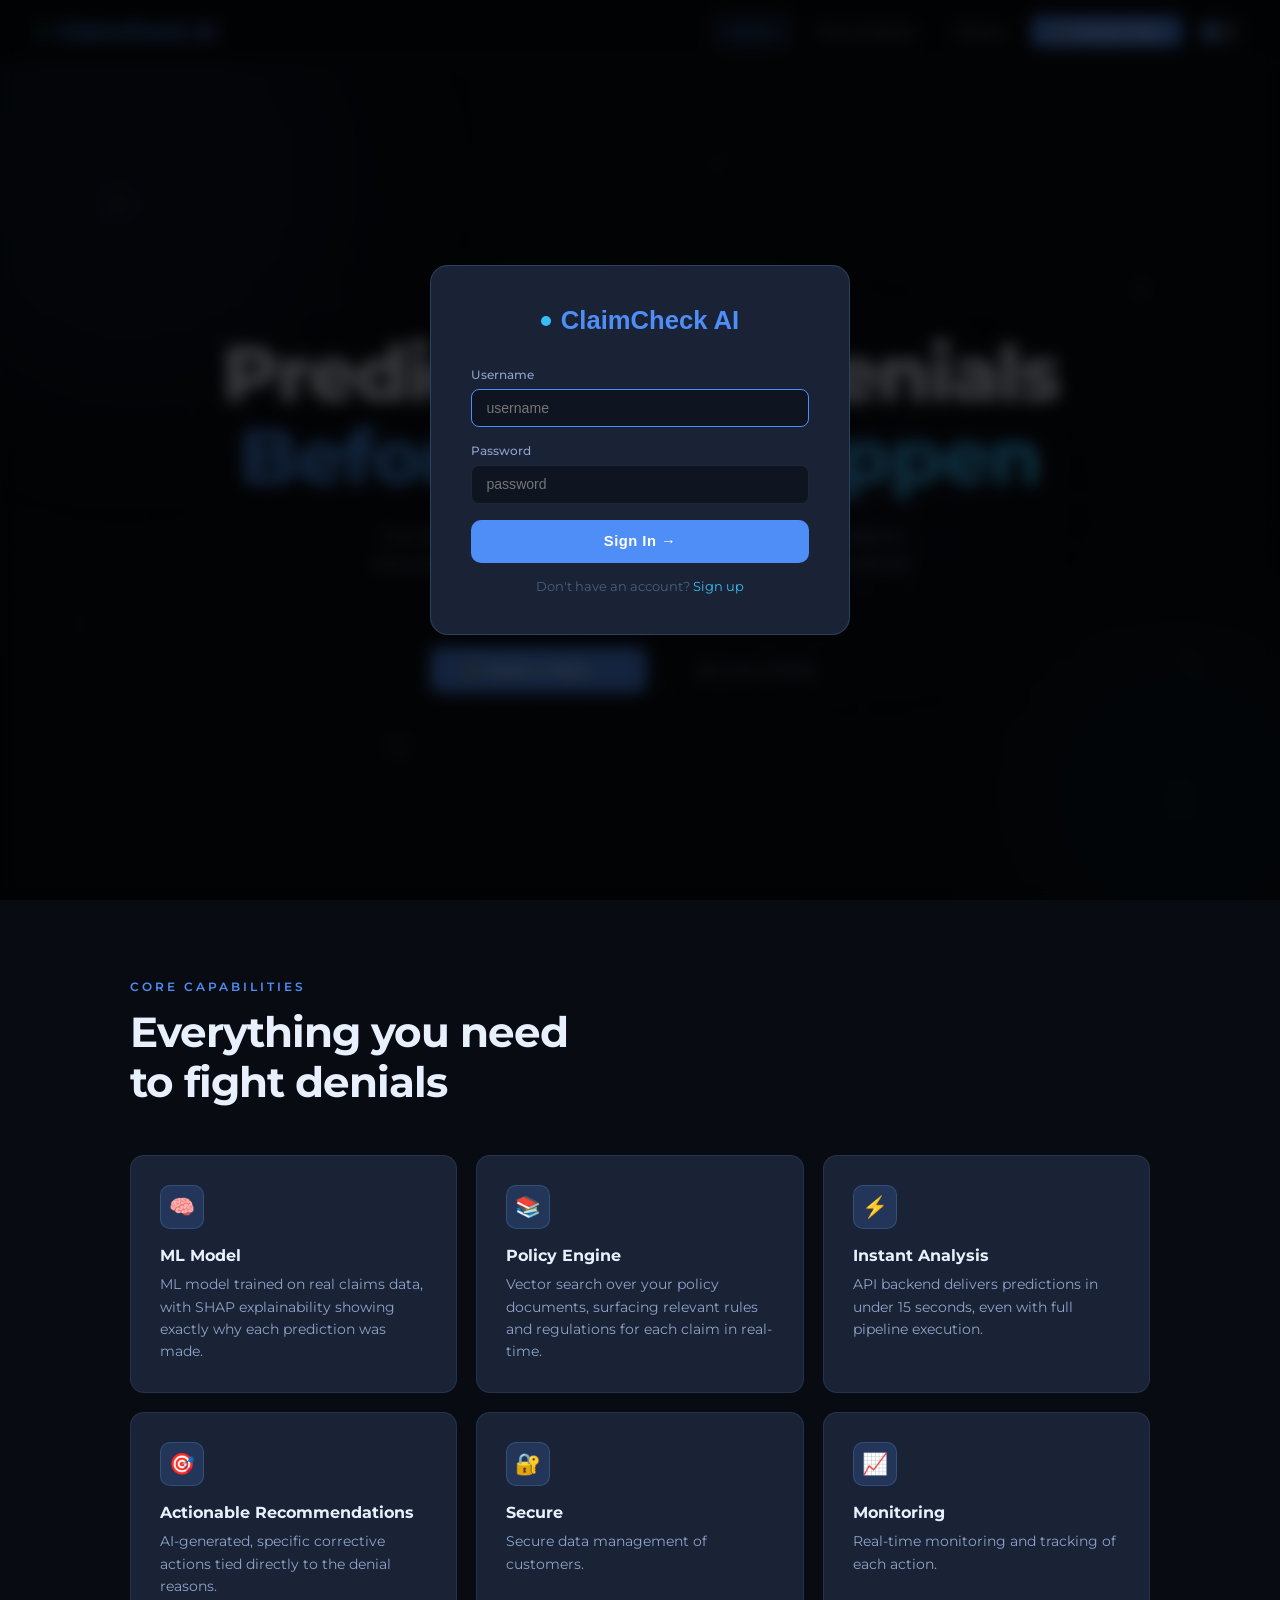
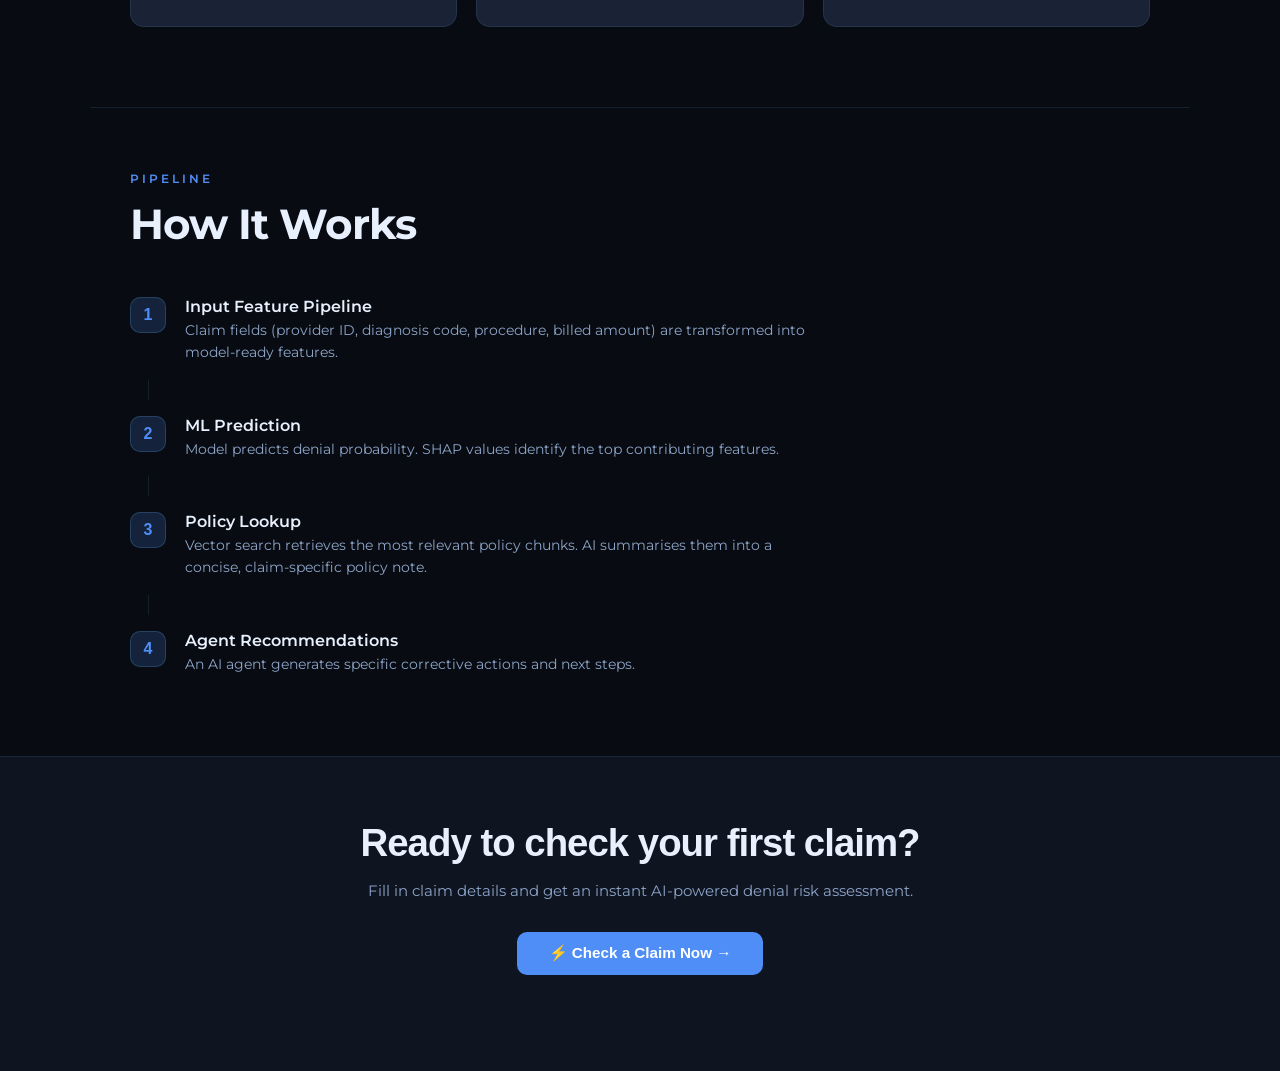
<file: index.html>
<!DOCTYPE html>
<html lang="en" data-theme="dark">
<head>
  <meta charset="UTF-8">
  <meta name="viewport" content="width=device-width, initial-scale=1.0">
  <title>ClaimCheck AI — AI Healthcare Claims</title>
  <link href="https://fonts.googleapis.com/css2?family=Montserrat:wght@300;400;500;600;700;800&display=swap" rel="stylesheet">
  <link rel="stylesheet" href="styles.css">
</head>
<body>

<!-- ══════════════════════════════════════
     NAV
══════════════════════════════════════ -->
<nav>
  <div class="nav-logo" onclick="showPage('home')">
    <div class="logo-dot"></div>
    ClaimCheck AI
  </div>
  <div class="nav-links">
    <div class="nav-link active" id="nav-home"    onclick="showPage('home')">Home</div>
    <div class="nav-link"        id="nav-how"     onclick="showPage('home'); setTimeout(() => { document.getElementById('features-section').scrollIntoView({ behavior: 'smooth' }); }, 100);">How It Works</div>
    <div class="nav-link"        id="nav-history" onclick="showPage('history')">History</div>
    <button class="nav-cta" onclick="showPage('claim')">⚡ Analyse Now</button>
    <div class="theme-toggle" onclick="toggleTheme()" title="Toggle theme" role="button" aria-label="Toggle dark/light mode">
      <span class="theme-icon theme-icon-moon" style="color:#8da4c8">🌙</span>
      <span class="theme-icon theme-icon-sun"  style="color:#f59e0b">☀</span>
    </div>
  </div>
</nav>

<!-- ══════════════════════════════════════
     HOME PAGE
══════════════════════════════════════ -->
<div class="page active" id="page-home">

  <!-- Hero -->
  <section class="hero">
    <div class="hero-bg">
      <div class="orb orb1"></div>
      <div class="orb orb2"></div>
      <div class="orb orb3"></div>
      <div class="float-icons">
        <div class="fi" style="top:15%;left:8%;animation-delay:0s">🏥</div>
        <div class="fi" style="top:25%;left:88%;animation-delay:-2s">📋</div>
        <div class="fi" style="top:65%;left:5%;animation-delay:-4s">🔬</div>
        <div class="fi" style="top:70%;left:92%;animation-delay:-1s">💊</div>
        <div class="fi" style="top:45%;left:50%;animation-delay:-3s">⚕️</div>
        <div class="fi" style="top:80%;left:30%;animation-delay:-5s">📊</div>
        <div class="fi" style="top:10%;left:55%;animation-delay:-2.5s">🧬</div>
      </div>
    </div>

    <div class="hero-badge">
      <span class="badge-dot"></span>
      AI-Powered Healthcare Claims Intelligence
    </div>

    <h1>Predict Claim Denials<br><span>Before They Happen</span></h1>

    <p class="hero-sub">
      ClaimCheck AI combines ML predictions, explainable reasons and policy analysis
      to give billing teams instant, accurate denial risk predictions.
    </p>

    <div class="hero-actions">
      <button class="btn-primary" onclick="showPage('claim')">
        ⚡ Check a Claim
        <span style="font-size:1.1rem">→</span>
      </button>
      <button class="btn-secondary" onclick="document.getElementById('features-section').scrollIntoView({behavior:'smooth'})">
        See How It Works
      </button>
    </div>
  </section>

  <!-- Features -->
  <section class="section" id="features-section">
    <div class="section-tag">Core Capabilities</div>
    <div class="section-title">Everything you need<br>to fight denials</div>
    <div class="features-grid">
      <div class="feat-card">
        <div class="feat-icon">🧠</div>
        <div class="feat-title">ML Model</div>
        <div class="feat-desc">ML model trained on real claims data, with SHAP explainability showing exactly why each prediction was made.</div>
      </div>
      <div class="feat-card">
        <div class="feat-icon">📚</div>
        <div class="feat-title">Policy Engine</div>
        <div class="feat-desc">Vector search over your policy documents, surfacing relevant rules and regulations for each claim in real-time.</div>
      </div>
      <div class="feat-card">
        <div class="feat-icon">⚡</div>
        <div class="feat-title">Instant Analysis</div>
        <div class="feat-desc">API backend delivers predictions in under 15 seconds, even with full pipeline execution.</div>
      </div>
      <div class="feat-card">
        <div class="feat-icon">🎯</div>
        <div class="feat-title">Actionable Recommendations</div>
        <div class="feat-desc">AI-generated, specific corrective actions tied directly to the denial reasons.</div>
      </div>
      <div class="feat-card">
        <div class="feat-icon">🔐</div>
        <div class="feat-title">Secure</div>
        <div class="feat-desc">Secure data management of customers.</div>
      </div>
      <div class="feat-card">
        <div class="feat-icon">📈</div>
        <div class="feat-title">Monitoring</div>
        <div class="feat-desc">Real-time monitoring and tracking of each action.</div>
      </div>
    </div>
  </section>

  <!-- How It Works -->
  <section class="section" style="border-top:1px solid var(--border); padding-top:4rem;">
    <div class="section-tag">Pipeline</div>
    <div class="section-title">How It Works</div>
    <div style="display:flex;flex-direction:column;gap:1rem;max-width:700px;">

      <div style="display:flex;gap:1.2rem;align-items:flex-start;">
        <div style="width:36px;height:36px;border-radius:10px;background:var(--accent-glow);border:1px solid var(--border2);display:flex;align-items:center;justify-content:center;font-weight:800;font-family:'Syne',sans-serif;color:var(--accent);flex-shrink:0;">1</div>
        <div>
          <div style="font-weight:600;margin-bottom:4px;">Input Feature Pipeline</div>
          <div style="font-size:0.85rem;color:var(--text2);line-height:1.6;">Claim fields (provider ID, diagnosis code, procedure, billed amount) are transformed into model-ready features.</div>
        </div>
      </div>

      <div style="width:1px;height:20px;background:var(--border);margin-left:18px;"></div>

      <div style="display:flex;gap:1.2rem;align-items:flex-start;">
        <div style="width:36px;height:36px;border-radius:10px;background:var(--accent-glow);border:1px solid var(--border2);display:flex;align-items:center;justify-content:center;font-weight:800;font-family:'Syne',sans-serif;color:var(--accent);flex-shrink:0;">2</div>
        <div>
          <div style="font-weight:600;margin-bottom:4px;">ML Prediction</div>
          <div style="font-size:0.85rem;color:var(--text2);line-height:1.6;">Model predicts denial probability. SHAP values identify the top contributing features.</div>
        </div>
      </div>

      <div style="width:1px;height:20px;background:var(--border);margin-left:18px;"></div>

      <div style="display:flex;gap:1.2rem;align-items:flex-start;">
        <div style="width:36px;height:36px;border-radius:10px;background:var(--accent-glow);border:1px solid var(--border2);display:flex;align-items:center;justify-content:center;font-weight:800;font-family:'Syne',sans-serif;color:var(--accent);flex-shrink:0;">3</div>
        <div>
          <div style="font-weight:600;margin-bottom:4px;">Policy Lookup</div>
          <div style="font-size:0.85rem;color:var(--text2);line-height:1.6;">Vector search retrieves the most relevant policy chunks. AI summarises them into a concise, claim-specific policy note.</div>
        </div>
      </div>

      <div style="width:1px;height:20px;background:var(--border);margin-left:18px;"></div>

      <div style="display:flex;gap:1.2rem;align-items:flex-start;">
        <div style="width:36px;height:36px;border-radius:10px;background:var(--accent-glow);border:1px solid var(--border2);display:flex;align-items:center;justify-content:center;font-weight:800;font-family:'Syne',sans-serif;color:var(--accent);flex-shrink:0;">4</div>
        <div>
          <div style="font-weight:600;margin-bottom:4px;">Agent Recommendations</div>
          <div style="font-size:0.85rem;color:var(--text2);line-height:1.6;">An AI agent generates specific corrective actions and next steps.</div>
        </div>
      </div>

    </div>
  </section>

  <!-- CTA -->
  <section style="text-align:center;padding:4rem 2rem 6rem;background:var(--bg2);border-top:1px solid var(--border);">
    <div style="font-family:'Syne',sans-serif;font-size:clamp(1.6rem,3vw,2.4rem);font-weight:800;letter-spacing:-1px;margin-bottom:1rem;">Ready to check your first claim?</div>
    <p style="color:var(--text2);margin-bottom:2rem;font-size:0.95rem;">Fill in claim details and get an instant AI-powered denial risk assessment.</p>
    <button class="btn-primary" style="margin:0 auto;display:inline-flex;" onclick="showPage('claim')">
      ⚡ Check a Claim Now →
    </button>
  </section>

</div>

<!-- ══════════════════════════════════════
     CLAIM PAGE
══════════════════════════════════════ -->
<div class="page" id="page-claim">
  <div class="claim-page">

    <div class="claim-header">
      <h2>
        <span style="font-size:1.4rem">🏥</span>
        Claim Analyser
      </h2>
    </div>

    <!-- Form -->
    <div class="form-panel">
      <div class="panel-label">Claim Input</div>

      <div class="field">
        <label>Claim ID</label>
        <input type="text" id="claim_id" placeholder="e.g. CLM1001">
      </div>
      <div class="field">
        <label>Patient ID</label>
        <input type="text" id="patient_id" placeholder="e.g. P704">
      </div>
      <div class="field">
        <label>Provider ID</label>
        <select id="provider_id">
          <option>PR100</option><option selected>PR101</option><option>PR102</option>
          <option>PR103</option><option>PR104</option><option>PR105</option><option>PR106</option>
          <option>PR107</option><option>PR108</option><option>PR109</option><option>PR110</option>
          <option>PR111</option><option>PR112</option><option>PR113</option><option>PR114</option>
          <option>PR115</option><option>PR116</option><option>PR117</option><option>PR118</option>
          <option>PR119</option><option>PR120</option>
        </select>
      </div>
      <div class="field-row">
        <div class="field">
          <label>Diagnosis Code</label>
          <select id="diagnosis_code">
            <option selected>D10</option><option>D20</option><option>D30</option>
            <option>D40</option><option>D50</option><option>D60</option>
          </select>
        </div>
        <div class="field">
          <label>Procedure Code</label>
          <select id="procedure_code">
            <option selected>PROC1</option><option>PROC2</option><option>PROC3</option>
            <option>PROC4</option><option>PROC5</option><option>PROC6</option>
          </select>
        </div>
      </div>
      <div class="field">
        <label>Billed Amount ($)</label>
        <input type="number" id="billed_amount" placeholder="12000">
      </div>
      <div class="field">
        <label>Date of Service</label>
        <input type="date" id="date_of_service">
      </div>

      <button class="submit-btn" id="submit-btn" onclick="submitClaim()">
        <span id="btn-text">⚡ Analyse Claim</span>
      </button>

      <div class="api-status api-offline" id="api-status-box">
        <div class="api-status-dot"></div>
        <span id="api-status-text">Checking API…</span>
      </div>
    </div>

    <!-- Results -->
    <div class="results-panel" id="results-panel">
      <div class="empty-state" id="empty-state">
        <div class="empty-icon">📋</div>
        <p style="font-size:1rem;font-weight:600;color:var(--text2);margin-bottom:0.4rem;">Awaiting claim submission</p>
        <p>Fill in the form and click Analyse Claim to get an AI-powered denial risk assessment.</p>
      </div>
    </div>

  </div>
</div>

<!-- ══════════════════════════════════════
     HISTORY PAGE
══════════════════════════════════════ -->
<div class="page" id="page-history">
  <div style="max-width:1100px;margin:0 auto;padding:2.5rem 2rem 4rem;">

    <!-- Header -->
    <div style="display:flex;align-items:center;justify-content:space-between;
                padding-bottom:1.5rem;border-bottom:1px solid var(--border);margin-bottom:1.5rem;">
      <h2 style="font-family:'Syne',sans-serif;font-size:1.6rem;font-weight:800;
                 letter-spacing:-0.5px;display:flex;align-items:center;gap:12px;">
        <span style="font-size:1.4rem">📋</span> Claim History
      </h2>
      <button onclick="loadHistory()" style="
        display:flex;align-items:center;gap:6px;
        padding:0.45rem 1rem;
        background:var(--accent-glow);border:1px solid var(--border2);
        border-radius:8px;color:var(--accent);
        font-size:0.82rem;font-weight:600;cursor:pointer;transition:all 0.2s;
      ">↻ Refresh</button>
    </div>

    <!-- Filter bar -->
    <div style="display:flex;align-items:center;gap:0.8rem;margin-bottom:1.5rem;flex-wrap:wrap;">
      <span style="font-size:0.75rem;color:var(--text3);letter-spacing:1px;text-transform:uppercase;">Filter:</span>
      <button class="filter-btn active" id="filter-all"      onclick="setFilter('all')">All</button>
      <button class="filter-btn"        id="filter-denied"   onclick="setFilter('denied')">Denied</button>
      <button class="filter-btn"        id="filter-approved" onclick="setFilter('approved')">Approved</button>
      <div style="margin-left:auto;">
        <span id="history-count" style="font-size:0.78rem;color:var(--text3);"></span>
      </div>
    </div>

    <!-- Table -->
    <div id="history-container">
      <div style="text-align:center;padding:4rem 2rem;color:var(--text3);font-size:0.88rem;">
        Loading claim history…
      </div>
    </div>

  </div>
</div>

<!-- ══════════════════════════════════════
     SCRIPTS
══════════════════════════════════════ -->
<script src="app.js"></script>

</body>
</html>
</file>
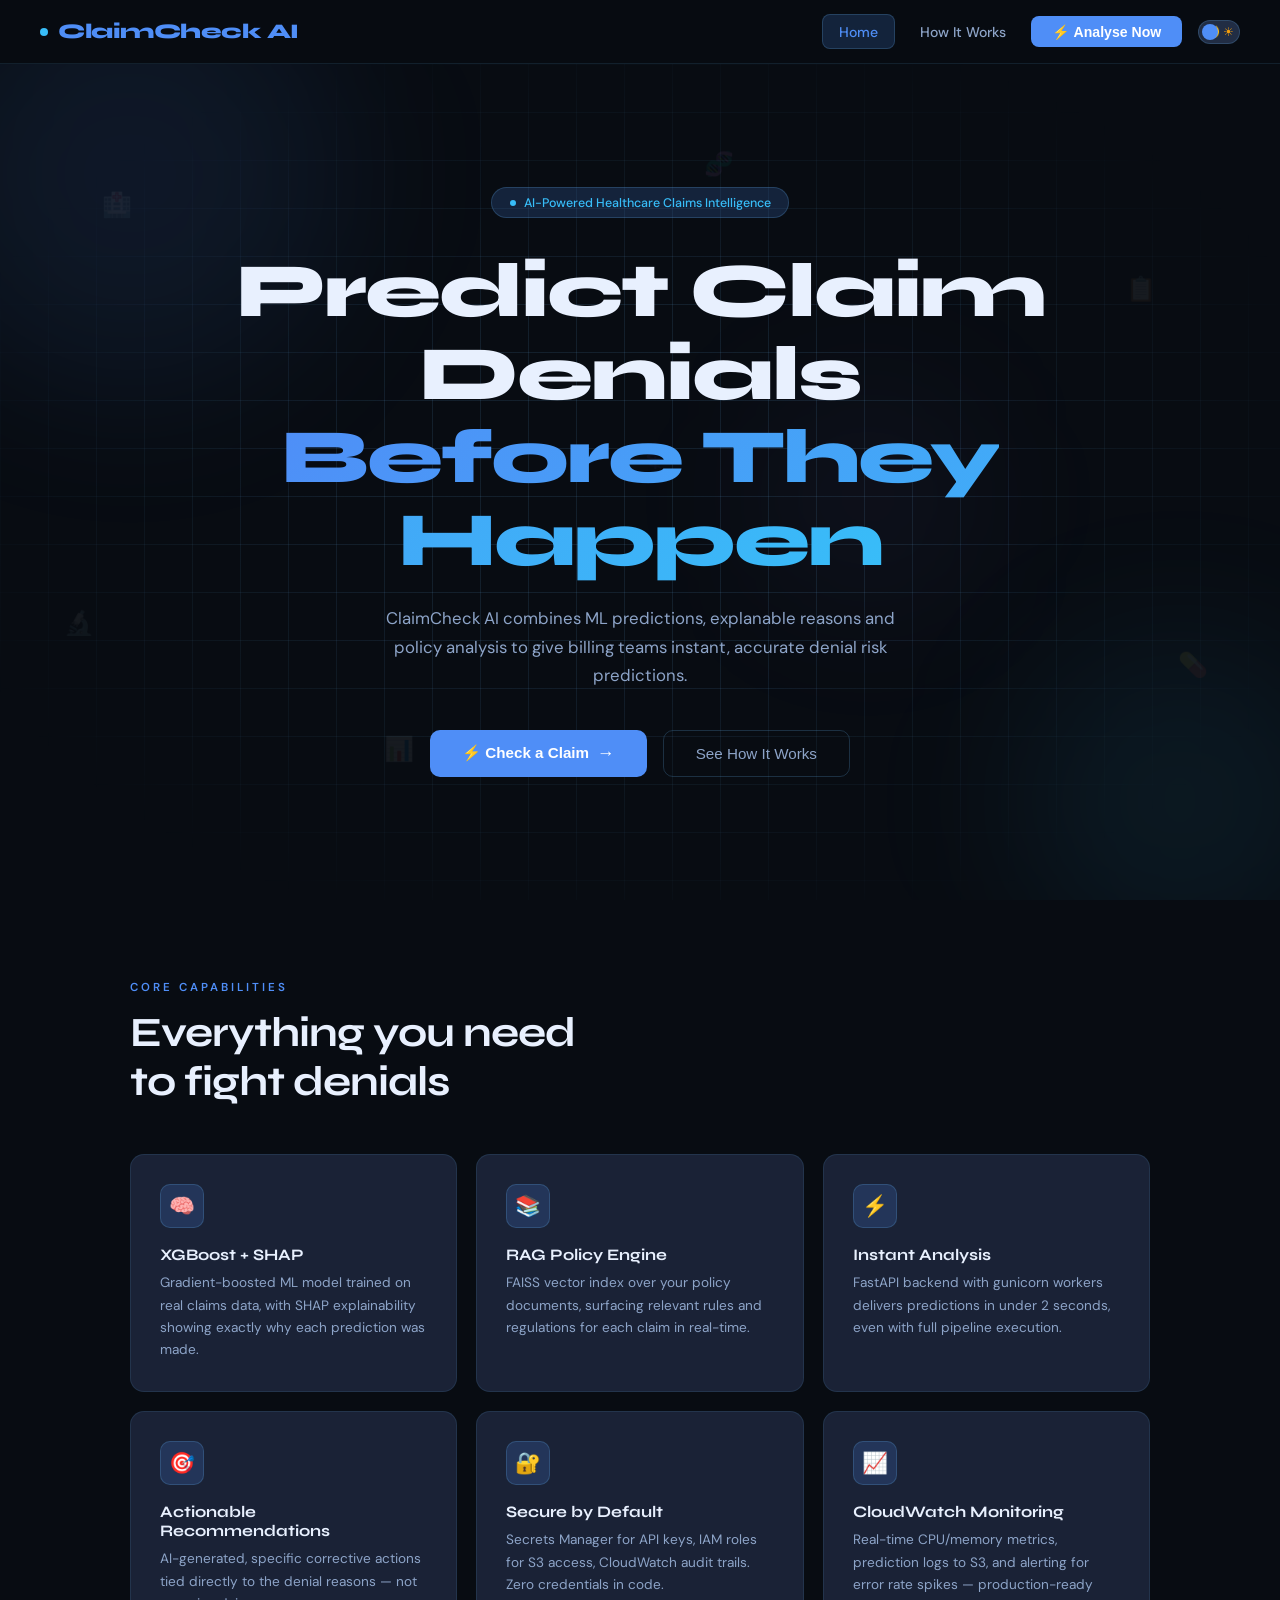
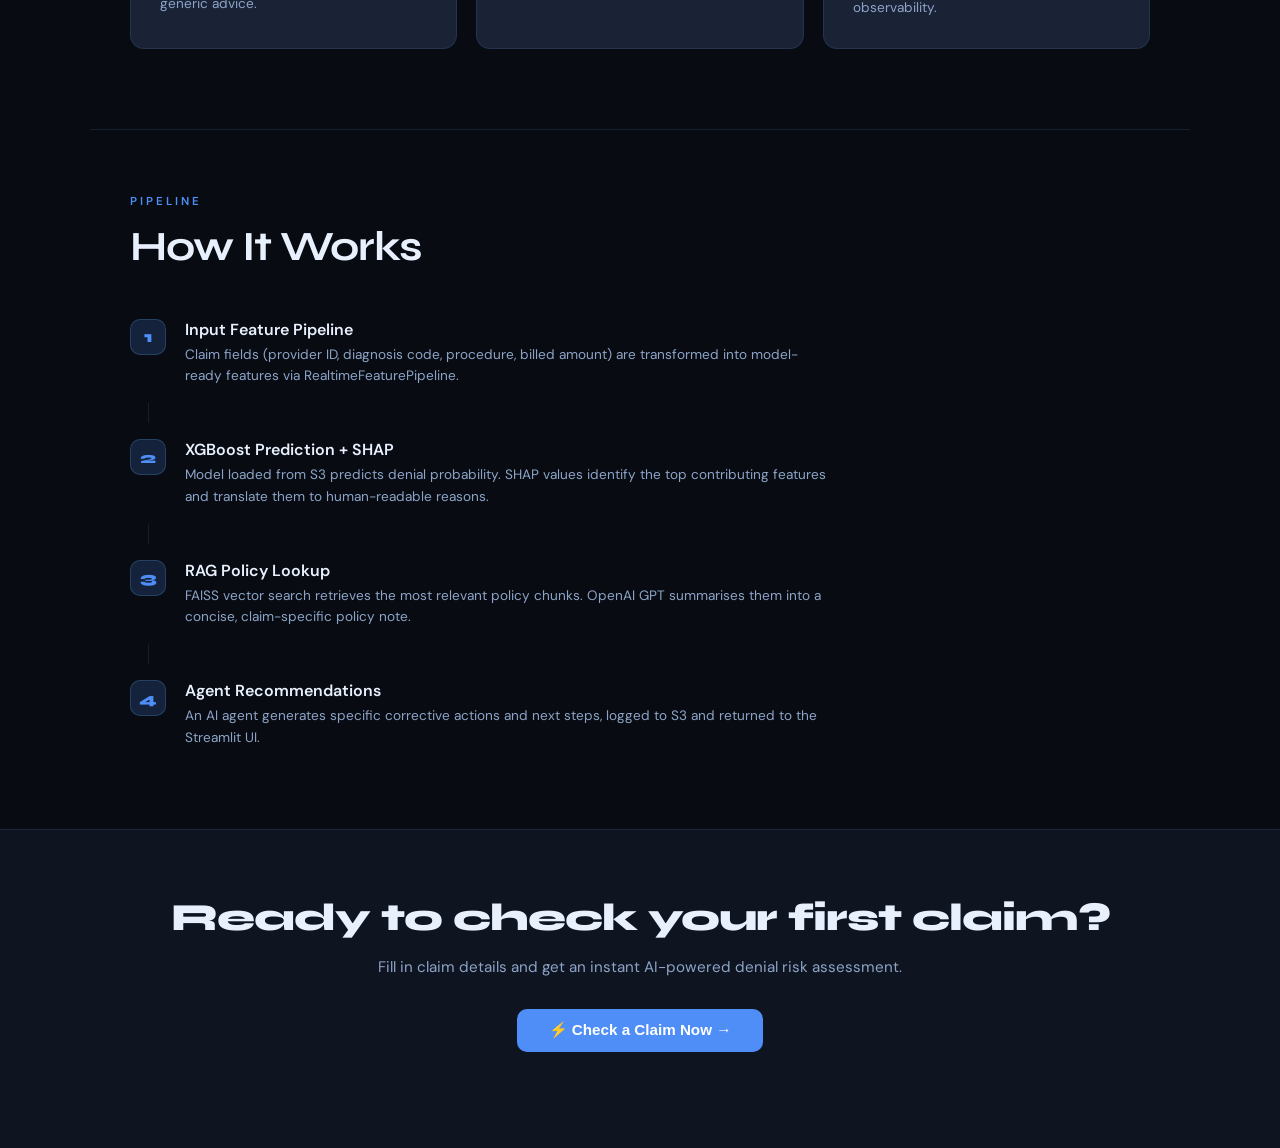
<file: claim_predictor_ui.html>
<!DOCTYPE html>
<html lang="en" data-theme="dark">
<head>
<meta charset="UTF-8">
<meta name="viewport" content="width=device-width, initial-scale=1.0">
<title>ClaimCheck AI — AI Healthcare Claims</title>
<link href="https://fonts.googleapis.com/css2?family=Syne:wght@400;500;600;700;800&family=DM+Sans:wght@300;400;500&display=swap" rel="stylesheet">
<style>
  :root[data-theme="dark"] {
    --bg: #080c12;
    --bg2: #0e1420;
    --bg3: #141c2e;
    --surface: #1a2236;
    --surface2: #212d44;
    --border: rgba(99,179,237,0.12);
    --border2: rgba(99,179,237,0.22);
    --text: #e8f0fe;
    --text2: #8da4c8;
    --text3: #4a6080;
    --accent: #4f8ef7;
    --accent2: #38bdf8;
    --accent-glow: rgba(79,142,247,0.18);
    --success: #34d399;
    --danger: #f87171;
    --warn: #fbbf24;
    --card-bg: #111827;
    --nav-bg: rgba(8,12,18,0.92);
    --pulse: rgba(79,142,247,0.3);
  }
  :root[data-theme="light"] {
    --bg: #f0f4ff;
    --bg2: #e8eeff;
    --bg3: #dde6ff;
    --surface: #ffffff;
    --surface2: #f5f8ff;
    --border: rgba(59,130,246,0.15);
    --border2: rgba(59,130,246,0.28);
    --text: #0f172a;
    --text2: #475569;
    --text3: #94a3b8;
    --accent: #2563eb;
    --accent2: #0ea5e9;
    --accent-glow: rgba(37,99,235,0.12);
    --success: #059669;
    --danger: #dc2626;
    --warn: #d97706;
    --card-bg: #ffffff;
    --nav-bg: rgba(240,244,255,0.92);
    --pulse: rgba(37,99,235,0.2);
  }

  * { margin:0; padding:0; box-sizing:border-box; }

  body {
    font-family: 'DM Sans', sans-serif;
    background: var(--bg);
    color: var(--text);
    min-height: 100vh;
    transition: background 0.35s, color 0.35s;
    overflow-x: hidden;
  }

  /* ── NAV ── */
  nav {
    position: fixed; top:0; left:0; right:0; z-index:100;
    background: var(--nav-bg);
    backdrop-filter: blur(20px);
    border-bottom: 1px solid var(--border);
    padding: 0 2.5rem;
    height: 64px;
    display: flex; align-items: center; justify-content: space-between;
    transition: background 0.35s;
  }
  .nav-logo {
    font-family: 'Syne', sans-serif;
    font-size: 1.3rem; font-weight: 800;
    color: var(--accent);
    letter-spacing: -0.5px;
    cursor: pointer;
    display: flex; align-items: center; gap: 10px;
  }
  .logo-dot {
    width: 8px; height: 8px; border-radius: 50%;
    background: var(--accent2);
    animation: pulse-dot 2s infinite;
  }
  @keyframes pulse-dot {
    0%,100%{box-shadow:0 0 0 0 var(--pulse);}
    50%{box-shadow:0 0 0 6px transparent;}
  }
  .nav-links { display: flex; align-items: center; gap: 0.5rem; }
  .nav-link {
    padding: 0.45rem 1rem;
    font-size: 0.88rem; font-weight: 500;
    color: var(--text2);
    border-radius: 8px;
    cursor: pointer;
    transition: all 0.2s;
    border: 1px solid transparent;
  }
  .nav-link:hover { color: var(--text); background: var(--surface); }
  .nav-link.active { color: var(--accent); border-color: var(--border2); background: var(--accent-glow); }
  .nav-cta {
    padding: 0.48rem 1.3rem;
    background: var(--accent);
    color: #fff;
    border-radius: 8px;
    font-size: 0.88rem; font-weight: 600;
    cursor: pointer;
    border: none;
    transition: all 0.2s;
    position: relative; overflow: hidden;
  }
  .nav-cta::after {
    content:''; position:absolute; inset:0;
    background: linear-gradient(90deg, transparent, rgba(255,255,255,0.15), transparent);
    transform: translateX(-100%);
    transition: transform 0.4s;
  }
  .nav-cta:hover::after { transform: translateX(100%); }
  .nav-cta:hover { filter: brightness(1.1); transform: translateY(-1px); }
  .theme-toggle {
    width: 42px; height: 24px;
    background: var(--surface2);
    border: 1px solid var(--border2);
    border-radius: 12px;
    cursor: pointer;
    position: relative;
    transition: background 0.3s;
    margin-left: 0.5rem;
  }
  .theme-toggle::after {
    content: '';
    position: absolute;
    top: 3px; left: 3px;
    width: 16px; height: 16px;
    border-radius: 50%;
    background: var(--accent);
    transition: transform 0.3s;
  }
  [data-theme="light"] .theme-toggle::after { transform: translateX(18px); }
  .theme-icon { font-size: 0.75rem; position: absolute; top: 50%; transform: translateY(-50%); }
  .theme-icon-moon { left: 6px; }
  .theme-icon-sun  { right: 5px; }

  /* ── PAGES ── */
  .page { display: none; padding-top: 64px; min-height: 100vh; }
  .page.active { display: block; }

  /* ── HERO ── */
  .hero {
    min-height: calc(100vh - 64px);
    display: flex; flex-direction: column;
    align-items: center; justify-content: center;
    text-align: center; padding: 4rem 2rem;
    position: relative; overflow: hidden;
  }
  .hero-bg {
    position: absolute; inset: 0; pointer-events: none;
  }
  .orb {
    position: absolute; border-radius: 50%;
    filter: blur(80px);
    animation: orb-float 8s ease-in-out infinite;
  }
  .orb1 { width:420px;height:420px; background:rgba(79,142,247,0.09); top:-100px; left:-80px; }
  .orb2 { width:320px;height:320px; background:rgba(56,189,248,0.07); bottom:-60px; right:-60px; animation-delay:-3s; }
  .orb3 { width:200px;height:200px; background:rgba(167,139,250,0.06); top:40%; left:60%; animation-delay:-5s; }
  @keyframes orb-float {
    0%,100%{transform:translate(0,0);} 33%{transform:translate(20px,-30px);} 66%{transform:translate(-15px,20px);}
  }

  /* Grid background */
  .hero::before {
    content: '';
    position: absolute; inset: 0;
    background-image:
      linear-gradient(var(--border) 1px, transparent 1px),
      linear-gradient(90deg, var(--border) 1px, transparent 1px);
    background-size: 48px 48px;
    mask-image: radial-gradient(ellipse at center, black 30%, transparent 80%);
    pointer-events: none;
  }

  .hero-badge {
    display: inline-flex; align-items: center; gap: 8px;
    padding: 0.4rem 1.1rem;
    border: 1px solid var(--border2);
    border-radius: 20px;
    background: var(--accent-glow);
    font-size: 0.78rem; font-weight: 500;
    color: var(--accent2);
    margin-bottom: 2rem;
    animation: fade-up 0.8s ease both;
  }
  .badge-dot {
    width: 6px; height: 6px; border-radius: 50%;
    background: var(--accent2);
    animation: pulse-dot 1.8s infinite;
  }
  .hero h1 {
    font-family: 'Syne', sans-serif;
    font-size: clamp(2.8rem, 6vw, 5rem);
    font-weight: 800;
    line-height: 1.08;
    letter-spacing: -2px;
    margin-bottom: 1.4rem;
    animation: fade-up 0.8s 0.1s ease both;
  }
  .hero h1 span {
    background: linear-gradient(135deg, var(--accent), var(--accent2));
    -webkit-background-clip: text; -webkit-text-fill-color: transparent;
  }
  .hero-sub {
    font-size: 1.05rem; color: var(--text2); font-weight: 400;
    max-width: 540px; line-height: 1.7;
    margin-bottom: 2.5rem;
    animation: fade-up 0.8s 0.2s ease both;
  }
  .hero-actions {
    display: flex; gap: 1rem; flex-wrap: wrap; justify-content: center;
    animation: fade-up 0.8s 0.3s ease both;
  }
  .btn-primary {
    padding: 0.8rem 2rem;
    background: var(--accent);
    color: #fff; border: none;
    border-radius: 10px;
    font-size: 0.95rem; font-weight: 600;
    cursor: pointer;
    display: flex; align-items: center; gap: 8px;
    transition: all 0.2s;
    position: relative; overflow: hidden;
  }
  .btn-primary::before {
    content: '';
    position: absolute; inset: 0;
    background: linear-gradient(90deg, transparent 0%, rgba(255,255,255,0.12) 50%, transparent 100%);
    transform: translateX(-100%);
    transition: transform 0.5s;
  }
  .btn-primary:hover::before { transform: translateX(100%); }
  .btn-primary:hover { transform: translateY(-2px); box-shadow: 0 8px 24px rgba(79,142,247,0.3); }
  .btn-secondary {
    padding: 0.8rem 2rem;
    background: transparent;
    color: var(--text2);
    border: 1px solid var(--border2);
    border-radius: 10px;
    font-size: 0.95rem; font-weight: 500;
    cursor: pointer;
    transition: all 0.2s;
  }
  .btn-secondary:hover { background: var(--surface); color: var(--text); }

  @keyframes fade-up {
    from { opacity:0; transform:translateY(24px); }
    to   { opacity:1; transform:translateY(0); }
  }

  /* Stats strip */
  .stats-strip {
    display: flex; justify-content: center; gap: 3rem;
    padding: 2.5rem 2rem;
    border-top: 1px solid var(--border);
    border-bottom: 1px solid var(--border);
    background: var(--bg2);
    flex-wrap: wrap;
  }
  .stat-item { text-align: center; }
  .stat-num {
    font-family: 'Syne', sans-serif;
    font-size: 2rem; font-weight: 800;
    color: var(--accent);
    line-height: 1;
  }
  .stat-label { font-size: 0.8rem; color: var(--text3); margin-top: 4px; }

  /* Features */
  .section { padding: 5rem 2.5rem; max-width: 1100px; margin: 0 auto; }
  .section-tag {
    font-size: 0.72rem; font-weight: 600;
    letter-spacing: 3px; text-transform: uppercase;
    color: var(--accent); margin-bottom: 0.8rem;
  }
  .section-title {
    font-family: 'Syne', sans-serif;
    font-size: clamp(1.8rem, 3.5vw, 2.6rem);
    font-weight: 700; letter-spacing: -1px;
    margin-bottom: 3rem;
    color: var(--text);
  }
  .features-grid {
    display: grid;
    grid-template-columns: repeat(auto-fit, minmax(280px, 1fr));
    gap: 1.2rem;
  }
  .feat-card {
    background: var(--surface);
    border: 1px solid var(--border);
    border-radius: 14px;
    padding: 1.8rem;
    position: relative; overflow: hidden;
    transition: all 0.25s;
    cursor: default;
  }
  .feat-card::before {
    content: '';
    position: absolute; inset: 0;
    background: linear-gradient(135deg, var(--accent-glow), transparent);
    opacity: 0;
    transition: opacity 0.3s;
  }
  .feat-card:hover { border-color: var(--border2); transform: translateY(-3px); }
  .feat-card:hover::before { opacity: 1; }
  .feat-icon {
    width: 44px; height: 44px;
    background: var(--accent-glow);
    border: 1px solid var(--border2);
    border-radius: 10px;
    display: flex; align-items: center; justify-content: center;
    font-size: 1.3rem; margin-bottom: 1.1rem;
    position: relative; z-index: 1;
  }
  .feat-title {
    font-family: 'Syne', sans-serif;
    font-size: 1rem; font-weight: 700;
    margin-bottom: 0.5rem; position: relative; z-index: 1;
  }
  .feat-desc { font-size: 0.85rem; color: var(--text2); line-height: 1.65; position: relative; z-index: 1; }

  /* Floating animated icons */
  .float-icons {
    position: absolute; inset: 0; pointer-events: none; overflow: hidden;
  }
  .fi {
    position: absolute;
    font-size: 1.5rem;
    opacity: 0.06;
    animation: float-icon 12s ease-in-out infinite;
  }
  @keyframes float-icon {
    0%,100%{transform:translateY(0) rotate(0deg); opacity:0.06;}
    50%{transform:translateY(-30px) rotate(15deg); opacity:0.1;}
  }

  /* ── CLAIM PAGE ── */
  .claim-page {
    max-width: 1200px;
    margin: 0 auto;
    padding: 2.5rem 2rem 4rem;
    display: grid;
    grid-template-columns: 420px 1fr;
    gap: 2rem;
    align-items: start;
  }
  .claim-header {
    grid-column: 1/-1;
    display: flex; align-items: center; justify-content: space-between;
    padding-bottom: 1.5rem;
    border-bottom: 1px solid var(--border);
    margin-bottom: 0.5rem;
  }
  .claim-header h2 {
    font-family: 'Syne', sans-serif;
    font-size: 1.6rem; font-weight: 800;
    letter-spacing: -0.5px;
    display: flex; align-items: center; gap: 12px;
  }
  .live-indicator {
    display: flex; align-items: center; gap: 6px;
    font-family: 'DM Sans', sans-serif;
    font-size: 0.72rem; font-weight: 500;
    color: var(--success);
    background: rgba(52,211,153,0.1);
    border: 1px solid rgba(52,211,153,0.25);
    border-radius: 20px; padding: 0.3rem 0.8rem;
  }
  .live-dot {
    width: 6px; height: 6px; border-radius: 50%;
    background: var(--success);
    animation: pulse-dot 1.5s infinite;
  }

  /* Form panel */
  .form-panel {
    background: var(--surface);
    border: 1px solid var(--border);
    border-radius: 16px;
    padding: 1.8rem;
    position: sticky; top: 84px;
  }
  .panel-label {
    font-size: 0.68rem; font-weight: 600;
    letter-spacing: 2.5px; text-transform: uppercase;
    color: var(--accent); margin-bottom: 1.3rem;
    display: flex; align-items: center; gap: 8px;
  }
  .panel-label::after {
    content:''; flex:1; height:1px; background: var(--border);
  }

  .field { margin-bottom: 1.1rem; }
  .field label {
    display: block;
    font-size: 0.78rem; font-weight: 500;
    color: var(--text2); margin-bottom: 0.4rem;
    letter-spacing: 0.2px;
  }
  .field input, .field select {
    width: 100%;
    background: var(--bg2);
    border: 1px solid var(--border);
    border-radius: 8px;
    color: var(--text);
    font-family: 'DM Sans', sans-serif;
    font-size: 0.88rem;
    padding: 0.6rem 0.9rem;
    outline: none;
    transition: border-color 0.2s, box-shadow 0.2s;
    -webkit-appearance: none;
  }
  .field input:focus, .field select:focus {
    border-color: var(--accent);
    box-shadow: 0 0 0 3px var(--accent-glow);
  }
  .field select option { background: var(--bg2); }
  .field-row { display: grid; grid-template-columns: 1fr 1fr; gap: 0.8rem; }

  .submit-btn {
    width: 100%; margin-top: 0.5rem;
    padding: 0.85rem;
    background: var(--accent);
    color: #fff; border: none;
    border-radius: 10px;
    font-family: 'Syne', sans-serif;
    font-size: 0.92rem; font-weight: 700;
    letter-spacing: 0.5px;
    cursor: pointer;
    display: flex; align-items: center; justify-content: center; gap: 8px;
    position: relative; overflow: hidden;
    transition: all 0.2s;
  }
  .submit-btn::before {
    content:''; position:absolute; inset:0;
    background: linear-gradient(90deg, transparent, rgba(255,255,255,0.15), transparent);
    transform: translateX(-100%); transition: transform 0.45s;
  }
  .submit-btn:hover::before { transform: translateX(100%); }
  .submit-btn:hover { transform: translateY(-1px); box-shadow: 0 8px 20px rgba(79,142,247,0.3); }
  .submit-btn:active { transform: translateY(0); }
  .submit-btn:disabled { opacity: 0.6; cursor: not-allowed; transform: none; }

  /* API status */
  .api-status {
    display: flex; align-items: center; gap: 8px;
    padding: 0.6rem 0.9rem;
    border-radius: 8px;
    font-size: 0.75rem; font-weight: 500;
    margin-top: 1rem;
    transition: all 0.3s;
  }
  .api-online  { background: rgba(52,211,153,0.08); border:1px solid rgba(52,211,153,0.2); color: var(--success); }
  .api-offline { background: rgba(248,113,113,0.08); border:1px solid rgba(248,113,113,0.2); color: var(--danger); }
  .api-status-dot { width:7px; height:7px; border-radius:50%; }
  .api-online  .api-status-dot { background: var(--success); animation: pulse-dot 1.8s infinite; }
  .api-offline .api-status-dot { background: var(--danger); }

  /* Results panel */
  .results-panel { display: flex; flex-direction: column; gap: 1.2rem; }
  .empty-state {
    background: var(--surface);
    border: 1px dashed var(--border2);
    border-radius: 16px;
    padding: 4rem 2rem;
    text-align: center;
  }
  .empty-icon {
    font-size: 3rem; margin-bottom: 1rem;
    animation: float-slow 3s ease-in-out infinite;
  }
  @keyframes float-slow {
    0%,100%{transform:translateY(0);}
    50%{transform:translateY(-10px);}
  }
  .empty-state p { color: var(--text3); font-size: 0.88rem; }

  /* Loading */
  .loading-state {
    background: var(--surface);
    border: 1px solid var(--border);
    border-radius: 16px;
    padding: 3rem 2rem;
    text-align: center;
  }
  .spinner {
    width: 44px; height: 44px;
    border: 3px solid var(--border);
    border-top-color: var(--accent);
    border-radius: 50%;
    margin: 0 auto 1.2rem;
    animation: spin 0.8s linear infinite;
  }
  @keyframes spin { to { transform: rotate(360deg); } }
  .loading-steps { display: flex; flex-direction: column; gap: 0.5rem; margin-top: 1.2rem; }
  .loading-step {
    display: flex; align-items: center; gap: 10px;
    font-size: 0.82rem; color: var(--text3);
    padding: 0.5rem 1rem;
    border-radius: 6px;
    transition: all 0.3s;
  }
  .loading-step.done { color: var(--success); }
  .loading-step.active { color: var(--text); background: var(--surface2); }
  .step-dot { width:8px; height:8px; border-radius:50%; background: var(--border2); flex-shrink:0; }
  .loading-step.done .step-dot { background: var(--success); }
  .loading-step.active .step-dot { background: var(--accent); animation: pulse-dot 1s infinite; }

  /* Result cards */
  .verdict-row { display: grid; grid-template-columns: 1fr 1fr; gap: 1rem; }
  .result-card {
    background: var(--surface);
    border: 1px solid var(--border);
    border-radius: 14px;
    padding: 1.5rem;
    animation: card-in 0.4s ease both;
  }
  @keyframes card-in {
    from { opacity:0; transform: translateY(12px); }
    to   { opacity:1; transform: translateY(0); }
  }
  .result-card.denied  { border-color: rgba(248,113,113,0.3); }
  .result-card.approved { border-color: rgba(52,211,153,0.3); }
  .rc-label {
    font-size: 0.68rem; font-weight: 600;
    letter-spacing: 2px; text-transform: uppercase;
    color: var(--text3); margin-bottom: 0.6rem;
  }
  .verdict-text {
    font-family: 'Syne', sans-serif;
    font-size: 1.5rem; font-weight: 800;
    letter-spacing: 0.5px;
  }
  .verdict-denied  { color: var(--danger); }
  .verdict-approved { color: var(--success); }
  .risk-badge-pill {
    display: inline-block;
    margin-top: 0.7rem;
    padding: 0.25rem 0.9rem;
    border-radius: 20px;
    font-size: 0.72rem; font-weight: 600;
    letter-spacing: 1.5px; text-transform: uppercase;
  }
  .risk-high   { background: rgba(248,113,113,0.12); color: var(--danger); border:1px solid rgba(248,113,113,0.25); }
  .risk-medium { background: rgba(251,191,36,0.12);  color: var(--warn);   border:1px solid rgba(251,191,36,0.25); }
  .risk-low    { background: rgba(52,211,153,0.12);  color: var(--success);border:1px solid rgba(52,211,153,0.25); }

  /* Score gauge */
  .score-card { text-align: center; }
  .gauge-wrap {
    position: relative;
    display: inline-block;
    margin: 0.5rem 0;
    width: 180px;
    height: 110px;
  }

  .gauge-svg {
    width: 100px;
    height: 50px;
  }

  .gauge-value {
    position: absolute;
    top: 52%;
    left: 50%;
    transform: translate(-50%, -35%);
    font-family: 'Syne', sans-serif;
    font-size: 2.2rem;
    font-weight: 500;
    line-height: 1;
  }

  .gauge-value span {
    font-size: 1rem;
    font-weight: 700;
    margin-left: 2px;
  }

  .gauge-sublabel {
    position: absolute;
    top: 72%;
    left: 50%;
    transform: translateX(-50%);
    font-size: 0.68rem;
    color: var(--text3);
    white-space: nowrap;
    letter-spacing: 1px;
    text-transform: uppercase;
  }

  /* Reasons */
  .reasons-card { animation-delay: 0.1s; }
  .reason-item {
    display: flex; gap: 12px;
    padding: 0.85rem 0;
    border-bottom: 1px solid var(--border);
  }
  .reason-item:last-child { border-bottom: none; padding-bottom: 0; }
  .reason-num {
    width: 24px; height: 24px; flex-shrink: 0;
    background: var(--accent-glow);
    border: 1px solid var(--border2);
    border-radius: 6px;
    display: flex; align-items: center; justify-content: center;
    font-size: 0.72rem; font-weight: 700;
    color: var(--accent);
  }
  .reason-text { font-size: 0.85rem; color: var(--text2); line-height: 1.5; }

  /* Policy */
  .policy-card { animation-delay: 0.15s; }
  .policy-line {
    font-size: 0.85rem; color: var(--text2); line-height: 1.65;
    padding: 0.4rem 0;
    border-left: 2px solid var(--accent);
    padding-left: 0.9rem;
    margin-bottom: 0.5rem;
  }

  /* Recommendations */
  .rec-item {
    background: var(--bg2);
    border: 1px solid var(--border);
    border-left: 3px solid var(--accent2);
    border-radius: 8px;
    padding: 1rem 1.1rem;
    margin-bottom: 0.7rem;
    transition: all 0.2s;
  }
  .rec-item:hover { border-color: var(--accent2); background: var(--surface2); }
  .rec-for { font-size: 0.68rem; color: var(--text3); text-transform: uppercase; letter-spacing: 1.5px; margin-bottom: 0.4rem; }
  .rec-action { font-size: 0.85rem; color: var(--text); line-height: 1.55; }

  .next-action-card {
    background: rgba(251,191,36,0.05);
    border: 1px solid rgba(251,191,36,0.2);
    border-radius: 10px;
    padding: 1.1rem 1.3rem;
    animation-delay: 0.25s;
  }
  .next-action-label { font-size: 0.7rem; color: var(--warn); letter-spacing: 2px; text-transform: uppercase; margin-bottom: 0.5rem; }
  .next-action-text { font-size: 0.87rem; color: var(--text2); line-height: 1.6; }

  .error-card {
    background: rgba(248,113,113,0.07);
    border: 1px solid rgba(248,113,113,0.2);
    border-radius: 10px;
    padding: 1.1rem 1.3rem;
    color: var(--danger);
    font-size: 0.85rem;
    line-height: 1.55;
  }

  /* JSON toggle */
  .raw-toggle {
    background: transparent;
    border: 1px solid var(--border);
    border-radius: 8px;
    color: var(--text3);
    font-size: 0.78rem;
    padding: 0.4rem 0.9rem;
    cursor: pointer;
    display: flex; align-items: center; gap: 6px;
    transition: all 0.2s;
    margin-top: 0.5rem;
  }
  .raw-toggle:hover { border-color: var(--border2); color: var(--text2); }
  .raw-json {
    background: var(--bg);
    border: 1px solid var(--border);
    border-radius: 8px;
    padding: 1rem;
    font-size: 0.75rem;
    color: var(--text2);
    white-space: pre-wrap;
    overflow: auto;
    max-height: 300px;
    font-family: 'Courier New', monospace;
    margin-top: 0.5rem;
    display: none;
  }

  /* Approved celebration */
  .approved-card {
    background: rgba(52,211,153,0.06);
    border: 1px solid rgba(52,211,153,0.25);
    border-radius: 14px;
    padding: 2rem;
    text-align: center;
    animation: card-in 0.4s ease both;
  }
  .check-anim {
    width: 60px; height: 60px;
    border-radius: 50%;
    background: rgba(52,211,153,0.15);
    border: 2px solid rgba(52,211,153,0.4);
    display: flex; align-items: center; justify-content: center;
    margin: 0 auto 1rem;
    font-size: 1.6rem;
    animation: pop-in 0.5s cubic-bezier(0.34,1.56,0.64,1) both;
  }
  @keyframes pop-in {
    from { transform: scale(0); opacity: 0; }
    to   { transform: scale(1); opacity: 1; }
  }
  .approved-title {
    font-family: 'Syne', sans-serif;
    font-size: 1.3rem; font-weight: 800;
    color: var(--success); margin-bottom: 0.4rem;
  }
  .approved-sub { font-size: 0.85rem; color: var(--text3); }

  /* Responsive */
  @media (max-width: 860px) {
    .claim-page { grid-template-columns: 1fr; }
    .form-panel { position: static; }
    .verdict-row { grid-template-columns: 1fr; }
  }
  @media (max-width: 600px) {
    nav { padding: 0 1.2rem; }
    .nav-links .nav-link:not(.active) { display: none; }
    .section { padding: 3rem 1.2rem; }
  }
</style>
</head>
<body>

<!-- ── NAV ── -->
<nav>
  <div class="nav-logo" onclick="showPage('home')">
    <div class="logo-dot"></div>
    ClaimCheck AI
  </div>
  <div class="nav-links">
    <div class="nav-link active" id="nav-home" onclick="showPage('home')">Home</div>
    <div class="nav-link" id="nav-how" onclick="showPage('home'); scrollTo(0,600);">How It Works</div>
    <!-- <div class="nav-link" id="nav-claim" onclick="showPage('claim')">Check Claim</div> -->
    <button class="nav-cta" onclick="showPage('claim')">⚡ Analyse Now</button>
    <div class="theme-toggle" onclick="toggleTheme()" title="Toggle theme" role="button" aria-label="Toggle dark/light mode">
      <span class="theme-icon theme-icon-moon" style="color:#8da4c8">🌙</span>
      <span class="theme-icon theme-icon-sun"  style="color:#f59e0b">☀</span>
    </div>
  </div>
</nav>

<!-- ══════════════════════════════════════ HOME PAGE ══════════════════════════════════════ -->
<div class="page active" id="page-home">

  <!-- Hero -->
  <section class="hero">
    <div class="hero-bg">
      <div class="orb orb1"></div>
      <div class="orb orb2"></div>
      <div class="orb orb3"></div>
      <div class="float-icons">
        <div class="fi" style="top:15%;left:8%;animation-delay:0s">🏥</div>
        <div class="fi" style="top:25%;left:88%;animation-delay:-2s">📋</div>
        <div class="fi" style="top:65%;left:5%;animation-delay:-4s">🔬</div>
        <div class="fi" style="top:70%;left:92%;animation-delay:-1s">💊</div>
        <div class="fi" style="top:45%;left:50%;animation-delay:-3s">⚕️</div>
        <div class="fi" style="top:80%;left:30%;animation-delay:-5s">📊</div>
        <div class="fi" style="top:10%;left:55%;animation-delay:-2.5s">🧬</div>
      </div>
    </div>

    <div class="hero-badge">
      <span class="badge-dot"></span>
      AI-Powered Healthcare Claims Intelligence
    </div>

    <h1>Predict Claim Denials<br><span>Before They Happen</span></h1>

    <p class="hero-sub">
      ClaimCheck AI combines ML predictions, explanable reasons and policy analysis 
      to give billing teams instant, accurate denial risk predictions.
    </p>

    <div class="hero-actions">
      <button class="btn-primary" onclick="showPage('claim')">
        ⚡ Check a Claim
        <span style="font-size:1.1rem">→</span>
      </button>
      <button class="btn-secondary" onclick="document.getElementById('features-section').scrollIntoView({behavior:'smooth'})">
        See How It Works
      </button>
    </div>
  </section>

  <!-- Stats -->
  <!-- <div class="stats-strip">
    <div class="stat-item">
      <div class="stat-num" id="stat1">0%</div>
      <div class="stat-label">Prediction Accuracy</div>
    </div>
    <div class="stat-item">
      <div class="stat-num" id="stat2">0ms</div>
      <div class="stat-label">Avg Response Time</div>
    </div>
    <div class="stat-item">
      <div class="stat-num" id="stat3">0K+</div>
      <div class="stat-label">Claims Analysed</div>
    </div>
    <div class="stat-item">
      <div class="stat-num" id="stat4">0%</div>
      <div class="stat-label">Denial Recovery Rate</div>
    </div>
  </div> -->

  <!-- Features -->
  <section class="section" id="features-section">
    <div class="section-tag">Core Capabilities</div>
    <div class="section-title">Everything you need<br>to fight denials</div>
    <div class="features-grid">
      <div class="feat-card">
        <div class="feat-icon">🧠</div>
        <div class="feat-title">XGBoost + SHAP</div>
        <div class="feat-desc">Gradient-boosted ML model trained on real claims data, with SHAP explainability showing exactly why each prediction was made.</div>
      </div>
      <div class="feat-card">
        <div class="feat-icon">📚</div>
        <div class="feat-title">RAG Policy Engine</div>
        <div class="feat-desc">FAISS vector index over your policy documents, surfacing relevant rules and regulations for each claim in real-time.</div>
      </div>
      <div class="feat-card">
        <div class="feat-icon">⚡</div>
        <div class="feat-title">Instant Analysis</div>
        <div class="feat-desc">FastAPI backend with gunicorn workers delivers predictions in under 2 seconds, even with full pipeline execution.</div>
      </div>
      <div class="feat-card">
        <div class="feat-icon">🎯</div>
        <div class="feat-title">Actionable Recommendations</div>
        <div class="feat-desc">AI-generated, specific corrective actions tied directly to the denial reasons — not generic advice.</div>
      </div>
      <div class="feat-card">
        <div class="feat-icon">🔐</div>
        <div class="feat-title">Secure by Default</div>
        <div class="feat-desc">Secrets Manager for API keys, IAM roles for S3 access, CloudWatch audit trails. Zero credentials in code.</div>
      </div>
      <div class="feat-card">
        <div class="feat-icon">📈</div>
        <div class="feat-title">CloudWatch Monitoring</div>
        <div class="feat-desc">Real-time CPU/memory metrics, prediction logs to S3, and alerting for error rate spikes — production-ready observability.</div>
      </div>
    </div>
  </section>

  <!-- How it works -->
  <section class="section" style="border-top:1px solid var(--border); padding-top:4rem;">
    <div class="section-tag">Pipeline</div>
    <div class="section-title">How It Works</div>
    <div style="display:flex;flex-direction:column;gap:1rem;max-width:700px;">
      <div style="display:flex;gap:1.2rem;align-items:flex-start;">
        <div style="width:36px;height:36px;border-radius:10px;background:var(--accent-glow);border:1px solid var(--border2);display:flex;align-items:center;justify-content:center;font-weight:800;font-family:'Syne',sans-serif;color:var(--accent);flex-shrink:0;">1</div>
        <div><div style="font-weight:600;margin-bottom:4px;">Input Feature Pipeline</div><div style="font-size:0.85rem;color:var(--text2);line-height:1.6;">Claim fields (provider ID, diagnosis code, procedure, billed amount) are transformed into model-ready features via RealtimeFeaturePipeline.</div></div>
      </div>
      <div style="width:1px;height:20px;background:var(--border);margin-left:18px;"></div>
      <div style="display:flex;gap:1.2rem;align-items:flex-start;">
        <div style="width:36px;height:36px;border-radius:10px;background:var(--accent-glow);border:1px solid var(--border2);display:flex;align-items:center;justify-content:center;font-weight:800;font-family:'Syne',sans-serif;color:var(--accent);flex-shrink:0;">2</div>
        <div><div style="font-weight:600;margin-bottom:4px;">XGBoost Prediction + SHAP</div><div style="font-size:0.85rem;color:var(--text2);line-height:1.6;">Model loaded from S3 predicts denial probability. SHAP values identify the top contributing features and translate them to human-readable reasons.</div></div>
      </div>
      <div style="width:1px;height:20px;background:var(--border);margin-left:18px;"></div>
      <div style="display:flex;gap:1.2rem;align-items:flex-start;">
        <div style="width:36px;height:36px;border-radius:10px;background:var(--accent-glow);border:1px solid var(--border2);display:flex;align-items:center;justify-content:center;font-weight:800;font-family:'Syne',sans-serif;color:var(--accent);flex-shrink:0;">3</div>
        <div><div style="font-weight:600;margin-bottom:4px;">RAG Policy Lookup</div><div style="font-size:0.85rem;color:var(--text2);line-height:1.6;">FAISS vector search retrieves the most relevant policy chunks. OpenAI GPT summarises them into a concise, claim-specific policy note.</div></div>
      </div>
      <div style="width:1px;height:20px;background:var(--border);margin-left:18px;"></div>
      <div style="display:flex;gap:1.2rem;align-items:flex-start;">
        <div style="width:36px;height:36px;border-radius:10px;background:var(--accent-glow);border:1px solid var(--border2);display:flex;align-items:center;justify-content:center;font-weight:800;font-family:'Syne',sans-serif;color:var(--accent);flex-shrink:0;">4</div>
        <div><div style="font-weight:600;margin-bottom:4px;">Agent Recommendations</div><div style="font-size:0.85rem;color:var(--text2);line-height:1.6;">An AI agent generates specific corrective actions and next steps, logged to S3 and returned to the Streamlit UI.</div></div>
      </div>
    </div>
  </section>

  <!-- CTA -->
  <section style="text-align:center;padding:4rem 2rem 6rem;background:var(--bg2);border-top:1px solid var(--border);">
    <div style="font-family:'Syne',sans-serif;font-size:clamp(1.6rem,3vw,2.4rem);font-weight:800;letter-spacing:-1px;margin-bottom:1rem;">Ready to check your first claim?</div>
    <p style="color:var(--text2);margin-bottom:2rem;font-size:0.95rem;">Fill in claim details and get an instant AI-powered denial risk assessment.</p>
    <button class="btn-primary" style="margin:0 auto;display:inline-flex;" onclick="showPage('claim')">
      ⚡ Check a Claim Now →
    </button>
  </section>

</div>

<!-- ══════════════════════════════════════ CLAIM PAGE ══════════════════════════════════════ -->
<div class="page" id="page-claim">
  <div class="claim-page">

    <div class="claim-header">
      <h2>
        <span style="font-size:1.4rem">🏥</span>
        Claim Analyser
      </h2>
      <div style="display:flex;align-items:center;gap:0.8rem;">
        <div class="live-indicator" id="api-badge">
          <div class="live-dot"></div>
          Checking API…
        </div>
      </div>
    </div>

    <!-- Left: Form -->
    <div class="form-panel">
      <div class="panel-label">Claim Input</div>

      <div class="field">
        <label>Claim ID</label>
        <input type="text" id="claim_id" placeholder="e.g. CLM1001">
      </div>
      <div class="field">
        <label>Patient ID</label>
        <input 
          type="text" 
          id="patient_id" 
          placeholder="e.g. P704"
        >
      </div>
      <div class="field">
        <label>Provider ID</label>
        <select id="provider_id">
          <option>PR100</option><option selected>PR101</option><option>PR102</option>
          <option>PR103</option><option>PR104</option><option>PR105</option><option>PR106</option><option>PR107</option><option>PR108</option><option>PR109</option><option>PR110</option>
          <option>PR111</option><option>PR112</option><option>PR113</option><option>PR114</option><option>PR115</option><option>PR116</option><option>PR117</option><option>PR118</option>
          <option>PR119</option><option>PR120</option>
        </select>
      </div>
      <div class="field-row">
        <div class="field">
          <label>Diagnosis Code</label>
          <select id="diagnosis_code">
            <option selected>D10</option><option>D20</option><option>D30</option>
            <option>D40</option><option>D50</option><option>D60</option>
          </select>
        </div>
        <div class="field">
          <label>Procedure Code</label>
          <select id="procedure_code">
            <option selected>PROC1</option><option>PROC2</option><option>PROC3</option>
            <option>PROC4</option><option>PROC5</option><option>PROC6</option>
          </select>
        </div>
      </div>
      <div class="field">
        <label>Billed Amount ($)</label>
        <input type="number" id="billed_amount" placeholder="12000">
      </div>
      <div class="field">
        <label>Date of Service</label>
        <input type="date" id="date_of_service" placeholder="dd-mm-yyyy">
      </div>

      <button class="submit-btn" id="submit-btn" onclick="submitClaim()">
        <span id="btn-text">⚡ Analyse Claim</span>
      </button>

      <div class="api-status api-offline" id="api-status-box">
        <div class="api-status-dot"></div>
        <span id="api-status-text">Checking API…</span>
      </div>
    </div>

    <!-- Right: Results -->
    <div class="results-panel" id="results-panel">
      <div class="empty-state" id="empty-state">
        <div class="empty-icon">📋</div>
        <p style="font-size:1rem;font-weight:600;color:var(--text2);margin-bottom:0.4rem;">Awaiting claim submission</p>
        <p>Fill in the form and click Analyse Claim to get an AI-powered denial risk assessment.</p>
      </div>
    </div>

  </div>
</div>

<script>
const API_URL = 'http://54.84.210.86/predict-claim';

// ── Theme toggle
function toggleTheme(){
  const h = document.documentElement;
  h.setAttribute('data-theme', h.getAttribute('data-theme')==='dark' ? 'light' : 'dark');
}

// ── Page routing
function showPage(name){
  document.querySelectorAll('.page').forEach(p=>p.classList.remove('active'));
  document.getElementById('page-'+name).classList.add('active');
  document.querySelectorAll('.nav-link').forEach(l=>l.classList.remove('active'));
  const nl = document.getElementById('nav-'+name);
  if(nl) nl.classList.add('active');
  else document.getElementById('nav-claim').classList.add('active');
  window.scrollTo(0,0);
}

// ── Animate stats on scroll
const targets = [
  {id:'stat1', end:94, suffix:'%', step:2},
  {id:'stat2', end:1800, suffix:'ms', step:50},
  {id:'stat3', end:120, suffix:'K+', step:3},
  {id:'stat4', end:87, suffix:'%', step:2},
];
let statsAnimated = false;
function animateStats(){
  if(statsAnimated) return;
  statsAnimated = true;
  targets.forEach(t=>{
    let cur=0;
    const el=document.getElementById(t.id);
    const interval=setInterval(()=>{
      cur=Math.min(cur+t.step, t.end);
      el.textContent = cur + t.suffix;
      if(cur>=t.end) clearInterval(interval);
    }, 20);
  });
}
const statsEl = document.querySelector('.stats-strip');
const obs = new IntersectionObserver(e=>{if(e[0].isIntersecting) animateStats();});
if(statsEl) obs.observe(statsEl);

// ── API health check
async function checkAPI(){
  try{
    const r = await fetch('http://54.84.210.86/docs', {method:'GET', signal:AbortSignal.timeout(3000)});
    if(r.ok){
      document.getElementById('api-status-box').className='api-status api-online';
      document.getElementById('api-status-text').textContent='FastAPI online · 54.84.210.86:8000';
      document.getElementById('api-badge').innerHTML='<div class="live-dot"></div> API Online';
      document.getElementById('api-badge').style.color='var(--success)';
    } else throw new Error();
  } catch{
    document.getElementById('api-status-box').className='api-status api-offline';
    document.getElementById('api-status-text').textContent='FastAPI offline · check EC2';
    document.getElementById('api-badge').innerHTML='<div style="width:6px;height:6px;border-radius:50%;background:var(--danger);flex-shrink:0"></div> API Offline';
    document.getElementById('api-badge').style.color='var(--danger)';
  }
}
checkAPI();
setInterval(checkAPI,10000);

// ── Loading steps simulation
const STEPS = [
  'Validating claim fields',
  'Running feature pipeline',
  'Generating prediction',
  'Computing reasons',
  'Looking for policies',
  'Generating recommendations',
];
function showLoading(){
  const panel = document.getElementById('results-panel');
  panel.innerHTML = `
    <div class="loading-state result-card">
      <div class="spinner"></div>
      <div style="color:var(--text2);font-size:0.9rem;font-weight:500;">Running AI pipeline…</div>
      <div class="loading-steps">
        ${STEPS.map((s,i)=>`<div class="loading-step" id="lstep-${i}"><div class="step-dot"></div>${s}</div>`).join('')}
      </div>
    </div>`;
  let i=0;
  const iv = setInterval(()=>{
    if(i>0) document.getElementById(`lstep-${i-1}`).className='loading-step done';
    if(i<STEPS.length){ document.getElementById(`lstep-${i}`).className='loading-step active'; i++; }
    else clearInterval(iv);
  }, 400);
  return iv;
}

// ── Submit claim
async function submitClaim(){

  const claimId        = document.getElementById('claim_id').value.trim();
  const patientId      = document.getElementById('patient_id').value.trim();
  const providerId     = document.getElementById('provider_id').value;
  const diagnosisCode  = document.getElementById('diagnosis_code').value;
  const procedureCode  = document.getElementById('procedure_code').value;
  const billed         = parseFloat(document.getElementById('billed_amount').value);
  const serviceDate    = document.getElementById('date_of_service').value;

  // ── Validation
  if(!claimId){
    alert('Claim ID is missing.');
    return;
  }

  if(!patientId){
    alert('Patient ID is missing.');
    return;
  }

  if(!providerId){
    alert('Provider ID is missing.');
    return;
  }

  if(!diagnosisCode){
    alert('Diagnosis Code is missing.');
    return;
  }

  if(!procedureCode){
    alert('Procedure Code is missing.');
    return;
  }

  if(isNaN(billed) || billed <= 0){
    alert('Valid Billed Amount is required.');
    return;
  }

  if(!serviceDate){
    alert('Date of Service is missing.');
    return;
  }

  // ── Payload
  const payload = {
    claim_id: claimId,
    provider_id: providerId,
    diagnosis_code: diagnosisCode,
    procedure_code: procedureCode,
    billed_amount: billed,
    date: serviceDate,
  };

  const btn = document.getElementById('submit-btn');
  btn.disabled=true;
  document.getElementById('btn-text').textContent='Analysing…';
  const iv = showLoading();

  try{
    const resp = await fetch(API_URL, {
      method:'POST',
      headers:{'Content-Type':'application/json'},
      body: JSON.stringify(payload),
      signal: AbortSignal.timeout(60000),
    });
    clearInterval(iv);
    if(!resp.ok){
      const err = await resp.text();
      showError(`API error ${resp.status}: ${err}`);
    } else {
      const data = await resp.json();
      showResults(data);
    }
  } catch(e){
    clearInterval(iv);
    showError(e.name==='TimeoutError' ? 'Request timed out (60s). AI pipeline is taking too long.' : `Cannot connect to API: ${e.message}`);
  } finally {
    btn.disabled=false;
    document.getElementById('btn-text').textContent='⚡ Analyse Claim';
  }
}

function showError(msg){
  document.getElementById('results-panel').innerHTML =
    `<div class="error-card result-card">⚠ ${msg}</div>`;
}

function showResults(data){
  const risk = (data.risk_level||'LOW').toUpperCase();
  const pred = data.prediction||'';
  const score = parseFloat(data.risk_score||0).toFixed(1);
  const isApproved = risk==='LOW';
  const isDenied   = pred.toUpperCase().includes('DENIED');

  const scoreColor = score>=70 ? 'var(--danger)' : score>=40 ? 'var(--warn)' : 'var(--success)';
  const riskClass  = risk==='HIGH' ? 'risk-high' : risk==='MEDIUM' ? 'risk-medium' : 'risk-low';
  const verdictClass = isDenied ? 'denied' : 'approved';
  const verdictColor = isDenied ? 'var(--danger)' : 'var(--success)';

  // Gauge SVG
  const pct = Math.min(parseFloat(score),100)/100;
  const R=52, cx=70, cy=70;
  const circum = Math.PI*R;
  const dash = pct*circum;
  const gaugeStroke = score>=70 ? '#f87171' : score>=40 ? '#fbbf24' : '#34d399';

  let html = `
  <div class="verdict-row">
    <div class="result-card ${verdictClass}">
      <div class="rc-label">Verdict</div>
      <div class="verdict-text" style="color:${verdictColor}">${pred}</div>
      <div class="risk-badge-pill ${riskClass}">${risk}</div>
    </div>
    <div class="result-card score-card">
      <div class="rc-label" style="text-align:center">Risk Score</div>
      <div class="gauge-wrap">
        <svg class="gauge-svg" width="140" height="80" viewBox="0 0 140 80">
          <path d="M 18 70 A 52 52 0 0 1 122 70" fill="none" stroke="var(--border)" stroke-width="10" stroke-linecap="round"/>
          <path d="M 18 70 A 52 52 0 0 1 122 70" fill="none" stroke="${gaugeStroke}" stroke-width="10" stroke-linecap="round"
            stroke-dasharray="${dash} ${circum}" style="transition:stroke-dasharray 1s ease"/>
        </svg>
        <div class="gauge-value" style="color:${scoreColor}">${score}<span style="font-size:1rem">%</span></div>
        <div class="gauge-sublabel">Denial Risk</div>
      </div>
    </div>
  </div>`;

  if(isApproved){
    html += `
    <div class="approved-card">
      <div class="check-anim">✓</div>
      <div class="approved-title">Claim Approved</div>
      <div class="approved-sub">Low denial risk detected. This claim meets current policy requirements.</div>
    </div>`;
  } else {
    // Denial reasons
    const reasons = data.top_reasons||[];
    if(reasons.length){
      html += `<div class="result-card reasons-card"><div class="rc-label">Denial Reasons</div>`;
      reasons.forEach((r,i)=>{
        html += `<div class="reason-item">
          <div class="reason-num">${i+1}</div>
          <div class="reason-text">${r.business_reason||r.feature||'—'}</div>
        </div>`;
      });
      html += `</div>`;
    }

    // Policy summary
    let ps = data.policy_summary||'';
    if(Array.isArray(ps)) ps=ps.join('\n');
    if(ps && !ps.includes('\n')) ps=ps.replace(/\s+(\d+\.)/g,'\n$1').trim();
    if(ps){
      const lines = ps.split('\n').filter(l=>l.trim());
      html += `<div class="result-card policy-card"><div class="rc-label">Policy — Rules & Regulations</div>`;
      lines.forEach(l=>{ html+=`<div class="policy-line">${l.trim()}</div>`; });
      html += `</div>`;
    }

    // Recommendations
    const recs = data.recommendations||[];
    const next = data.next_action||'';
    if(recs.length){
      html += `<div class="result-card" style="animation-delay:0.2s"><div class="rc-label">Recommendations</div>`;
      recs.forEach(r=>{
        html += `<div class="rec-item">
          <div class="rec-for">For: ${(r.reason||'').slice(0,60)}${r.reason&&r.reason.length>60?'...':''}</div>
          <div class="rec-action">${r.action||''}</div>
        </div>`;
      });
      html += `</div>`;
    }
    if(next){
      html += `<div class="next-action-card result-card">
        <div class="next-action-label">⚡ Immediate Next Action</div>
        <div class="next-action-text">${next}</div>
      </div>`;
    }

    // Raw JSON
    html += `<div>
      <button class="raw-toggle" onclick="toggleRaw(this)">▶ Raw API Response</button>
      <pre class="raw-json">${JSON.stringify(data,null,2)}</pre>
    </div>`;
  }

  document.getElementById('results-panel').innerHTML = html;
}

function toggleRaw(btn){
  const pre = btn.nextElementSibling;
  const shown = pre.style.display==='block';
  pre.style.display = shown ? 'none' : 'block';
  // btn.textContent = (shown ? '▶' : '▼') + ' Raw API Response';
}
</script>
</body>
</html>
</file>
<file: styles.css>
/* ═══════════════════════════════════════════════════
   ClaimCheck AI — styles.css
   ═══════════════════════════════════════════════════ */

/* ── CSS Variables ── */
:root[data-theme="dark"] {
  --bg: #080c12;
  --bg2: #0e1420;
  --bg3: #141c2e;
  --surface: #1a2236;
  --surface2: #212d44;
  --border: rgba(99,179,237,0.12);
  --border2: rgba(99,179,237,0.22);
  --text: #e8f0fe;
  --text2: #8da4c8;
  --text3: #4a6080;
  --accent: #4f8ef7;
  --accent2: #38bdf8;
  --accent-glow: rgba(79,142,247,0.18);
  --success: #34d399;
  --danger: #f87171;
  --warn: #fbbf24;
  --card-bg: #111827;
  --nav-bg: rgba(8,12,18,0.92);
  --pulse: rgba(79,142,247,0.3);
}
:root[data-theme="light"] {
  --bg: #f0f4ff;
  --bg2: #e8eeff;
  --bg3: #dde6ff;
  --surface: #ffffff;
  --surface2: #f5f8ff;
  --border: rgba(59,130,246,0.15);
  --border2: rgba(59,130,246,0.28);
  --text: #0f172a;
  --text2: #475569;
  --text3: #94a3b8;
  --accent: #2563eb;
  --accent2: #0ea5e9;
  --accent-glow: rgba(37,99,235,0.12);
  --success: #059669;
  --danger: #dc2626;
  --warn: #d97706;
  --card-bg: #ffffff;
  --nav-bg: rgba(240,244,255,0.92);
  --pulse: rgba(37,99,235,0.2);
}

/* ── Reset ── */
* { margin:0; padding:0; box-sizing:border-box; }

body {
  font-family: 'Montserrat', sans-serif;
  background: var(--bg);
  color: var(--text);
  min-height: 100vh;
  transition: background 0.35s, color 0.35s;
  overflow-x: hidden;
}

/* ══════════════════════════════════════
   NAV
══════════════════════════════════════ */
nav {
  position: fixed; top:0; left:0; right:0; z-index:100;
  background: var(--nav-bg);
  backdrop-filter: blur(20px);
  border-bottom: 1px solid var(--border);
  padding: 0 2.5rem;
  height: 64px;
  display: flex; align-items: center; justify-content: space-between;
  transition: background 0.35s;
}
.nav-logo {
  font-family: 'Montserrat', sans-serif;
  font-size: 1.3rem; font-weight: 800;
  color: var(--accent);
  letter-spacing: -0.5px;
  cursor: pointer;
  display: flex; align-items: center; gap: 10px;
}
.logo-dot {
  width: 8px; height: 8px; border-radius: 50%;
  background: var(--accent2);
  animation: pulse-dot 2s infinite;
}
@keyframes pulse-dot {
  0%,100%{box-shadow:0 0 0 0 var(--pulse);}
  50%{box-shadow:0 0 0 6px transparent;}
}
.nav-links { display: flex; align-items: center; gap: 0.5rem; }
.nav-link {
  padding: 0.45rem 1rem;
  font-size: 0.88rem; font-weight: 500;
  color: var(--text2);
  border-radius: 8px;
  cursor: pointer;
  transition: all 0.2s;
  border: 1px solid transparent;
}
.nav-link:hover { color: var(--text); background: var(--surface); }
.nav-link.active { color: var(--accent); border-color: var(--border2); background: var(--accent-glow); }
.nav-cta {
  padding: 0.48rem 1.3rem;
  background: var(--accent);
  color: #fff;
  border-radius: 8px;
  font-size: 0.88rem; font-weight: 600;
  cursor: pointer;
  border: none;
  transition: all 0.2s;
  position: relative; overflow: hidden;
}
.nav-cta::after {
  content:''; position:absolute; inset:0;
  background: linear-gradient(90deg, transparent, rgba(255,255,255,0.15), transparent);
  transform: translateX(-100%);
  transition: transform 0.4s;
}
.nav-cta:hover::after { transform: translateX(100%); }
.nav-cta:hover { filter: brightness(1.1); transform: translateY(-1px); }
.theme-toggle {
  width: 42px; height: 24px;
  background: var(--surface2);
  border: 1px solid var(--border2);
  border-radius: 12px;
  cursor: pointer;
  position: relative;
  transition: background 0.3s;
  margin-left: 0.5rem;
}
.theme-toggle::after {
  content: '';
  position: absolute;
  top: 3px; left: 3px;
  width: 16px; height: 16px;
  border-radius: 50%;
  background: var(--accent);
  transition: transform 0.3s;
}
[data-theme="light"] .theme-toggle::after { transform: translateX(18px); }
.theme-icon { font-size: 0.75rem; position: absolute; top: 50%; transform: translateY(-50%); }
.theme-icon-moon { left: 6px; }
.theme-icon-sun  { right: 5px; }

/* ══════════════════════════════════════
   PAGES
══════════════════════════════════════ */
.page { display: none; padding-top: 64px; min-height: 100vh; }
.page.active { display: block; }

/* ══════════════════════════════════════
   HERO
══════════════════════════════════════ */
.hero {
  min-height: calc(100vh - 64px);
  display: flex; flex-direction: column;
  align-items: center; justify-content: center;
  text-align: center; padding: 4rem 2rem;
  position: relative; overflow: hidden;
}
.hero-bg { position: absolute; inset: 0; pointer-events: none; }
.orb {
  position: absolute; border-radius: 50%;
  filter: blur(80px);
  animation: orb-float 8s ease-in-out infinite;
}
.orb1 { width:420px;height:420px; background:rgba(79,142,247,0.09); top:-100px; left:-80px; }
.orb2 { width:320px;height:320px; background:rgba(56,189,248,0.07); bottom:-60px; right:-60px; animation-delay:-3s; }
.orb3 { width:200px;height:200px; background:rgba(167,139,250,0.06); top:40%; left:60%; animation-delay:-5s; }
@keyframes orb-float {
  0%,100%{transform:translate(0,0);} 33%{transform:translate(20px,-30px);} 66%{transform:translate(-15px,20px);}
}
.hero::before {
  content: '';
  position: absolute; inset: 0;
  background-image:
    linear-gradient(var(--border) 1px, transparent 1px),
    linear-gradient(90deg, var(--border) 1px, transparent 1px);
  background-size: 48px 48px;
  mask-image: radial-gradient(ellipse at center, black 30%, transparent 80%);
  pointer-events: none;
}
.hero-badge {
  display: inline-flex; align-items: center; gap: 8px;
  padding: 0.4rem 1.1rem;
  border: 1px solid var(--border2);
  border-radius: 20px;
  background: var(--accent-glow);
  font-size: 0.78rem; font-weight: 500;
  color: var(--accent2);
  margin-bottom: 2rem;
  animation: fade-up 0.8s ease both;
}
.badge-dot {
  width: 6px; height: 6px; border-radius: 50%;
  background: var(--accent2);
  animation: pulse-dot 1.8s infinite;
}
.hero h1 {
  font-family: 'Montserrat', sans-serif;
  font-size: clamp(2.8rem, 6vw, 5rem);
  font-weight: 800;
  line-height: 1.08;
  letter-spacing: -2px;
  margin-bottom: 1.4rem;
  animation: fade-up 0.8s 0.1s ease both;
}
.hero h1 span {
  background: linear-gradient(135deg, var(--accent), var(--accent2));
  -webkit-background-clip: text; -webkit-text-fill-color: transparent;
}
.hero-sub {
  font-size: 1.05rem; color: var(--text2); font-weight: 400;
  max-width: 540px; line-height: 1.7;
  margin-bottom: 2.5rem;
  animation: fade-up 0.8s 0.2s ease both;
}
.hero-actions {
  display: flex; gap: 1rem; flex-wrap: wrap; justify-content: center;
  animation: fade-up 0.8s 0.3s ease both;
}
.btn-primary {
  padding: 0.8rem 2rem;
  background: var(--accent);
  color: #fff; border: none;
  border-radius: 10px;
  font-size: 0.95rem; font-weight: 600;
  cursor: pointer;
  display: flex; align-items: center; gap: 8px;
  transition: all 0.2s;
  position: relative; overflow: hidden;
}
.btn-primary::before {
  content: '';
  position: absolute; inset: 0;
  background: linear-gradient(90deg, transparent 0%, rgba(255,255,255,0.12) 50%, transparent 100%);
  transform: translateX(-100%);
  transition: transform 0.5s;
}
.btn-primary:hover::before { transform: translateX(100%); }
.btn-primary:hover { transform: translateY(-2px); box-shadow: 0 8px 24px rgba(79,142,247,0.3); }
.btn-secondary {
  padding: 0.8rem 2rem;
  background: transparent;
  color: var(--text2);
  border: 1px solid var(--border2);
  border-radius: 10px;
  font-size: 0.95rem; font-weight: 500;
  cursor: pointer;
  transition: all 0.2s;
}
.btn-secondary:hover { background: var(--surface); color: var(--text); }
@keyframes fade-up {
  from { opacity:0; transform:translateY(24px); }
  to   { opacity:1; transform:translateY(0); }
}

/* ══════════════════════════════════════
   FEATURES SECTION
══════════════════════════════════════ */
.section { padding: 5rem 2.5rem; max-width: 1100px; margin: 0 auto; }
.section-tag {
  font-size: 0.72rem; font-weight: 600;
  letter-spacing: 3px; text-transform: uppercase;
  color: var(--accent); margin-bottom: 0.8rem;
}
.section-title {
  font-family: 'Montserrat', sans-serif;
  font-size: clamp(1.8rem, 3.5vw, 2.6rem);
  font-weight: 700; letter-spacing: -1px;
  margin-bottom: 3rem;
  color: var(--text);
}
.features-grid {
  display: grid;
  grid-template-columns: repeat(auto-fit, minmax(280px, 1fr));
  gap: 1.2rem;
}
.feat-card {
  background: var(--surface);
  border: 1px solid var(--border);
  border-radius: 14px;
  padding: 1.8rem;
  position: relative; overflow: hidden;
  transition: all 0.25s;
  cursor: default;
}
.feat-card::before {
  content: '';
  position: absolute; inset: 0;
  background: linear-gradient(135deg, var(--accent-glow), transparent);
  opacity: 0;
  transition: opacity 0.3s;
}
.feat-card:hover { border-color: var(--border2); transform: translateY(-3px); }
.feat-card:hover::before { opacity: 1; }
.feat-icon {
  width: 44px; height: 44px;
  background: var(--accent-glow);
  border: 1px solid var(--border2);
  border-radius: 10px;
  display: flex; align-items: center; justify-content: center;
  font-size: 1.3rem; margin-bottom: 1.1rem;
  position: relative; z-index: 1;
}
.feat-title {
  font-family: 'Montserrat', sans-serif;
  font-size: 1rem; font-weight: 700;
  margin-bottom: 0.5rem; position: relative; z-index: 1;
}
.feat-desc { font-size: 0.85rem; color: var(--text2); line-height: 1.65; position: relative; z-index: 1; }

/* Floating icons */
.float-icons { position: absolute; inset: 0; pointer-events: none; overflow: hidden; }
.fi {
  position: absolute;
  font-size: 1.5rem;
  opacity: 0.06;
  animation: float-icon 12s ease-in-out infinite;
}
@keyframes float-icon {
  0%,100%{transform:translateY(0) rotate(0deg); opacity:0.06;}
  50%{transform:translateY(-30px) rotate(15deg); opacity:0.1;}
}

/* ══════════════════════════════════════
   CLAIM PAGE
══════════════════════════════════════ */
.claim-page {
  max-width: 1200px;
  margin: 0 auto;
  padding: 2.5rem 2rem 4rem;
  display: grid;
  grid-template-columns: 420px 1fr;
  gap: 2rem;
  align-items: start;
}
.claim-header {
  grid-column: 1/-1;
  display: flex; align-items: center; justify-content: space-between;
  padding-bottom: 1.5rem;
  border-bottom: 1px solid var(--border);
  margin-bottom: 0.5rem;
}
.claim-header h2 {
  font-family: 'Montserrat', sans-serif;
  font-size: 1.6rem; font-weight: 800;
  letter-spacing: -0.5px;
  display: flex; align-items: center; gap: 12px;
}
.live-indicator {
  display: flex; align-items: center; gap: 6px;
  font-family: 'Montserrat', sans-serif;
  font-size: 0.72rem; font-weight: 500;
  color: var(--success);
  background: rgba(52,211,153,0.1);
  border: 1px solid rgba(52,211,153,0.25);
  border-radius: 20px; padding: 0.3rem 0.8rem;
}
.live-dot {
  width: 6px; height: 6px; border-radius: 50%;
  background: var(--success);
  animation: pulse-dot 1.5s infinite;
}

/* Form panel */
.form-panel {
  background: var(--surface);
  border: 1px solid var(--border);
  border-radius: 16px;
  padding: 1.8rem;
  position: sticky; top: 84px;
}
.panel-label {
  font-size: 0.68rem; font-weight: 600;
  letter-spacing: 2.5px; text-transform: uppercase;
  color: var(--accent); margin-bottom: 1.3rem;
  display: flex; align-items: center; gap: 8px;
}
.panel-label::after { content:''; flex:1; height:1px; background: var(--border); }
.field { margin-bottom: 1.1rem; }
.field label {
  display: block;
  font-size: 0.78rem; font-weight: 500;
  color: var(--text2); margin-bottom: 0.4rem;
  letter-spacing: 0.2px;
}
.field input, .field select {
  width: 100%;
  background: var(--bg2);
  border: 1px solid var(--border);
  border-radius: 8px;
  color: var(--text);
  font-family: 'Montserrat', sans-serif;
  font-size: 0.88rem;
  padding: 0.6rem 0.9rem;
  outline: none;
  transition: border-color 0.2s, box-shadow 0.2s;
  -webkit-appearance: none;
}
.field input:focus, .field select:focus {
  border-color: var(--accent);
  box-shadow: 0 0 0 3px var(--accent-glow);
}
.field select option { background: var(--bg2); }
.field-row { display: grid; grid-template-columns: 1fr 1fr; gap: 0.8rem; }
.submit-btn {
  width: 100%; margin-top: 0.5rem;
  padding: 0.85rem;
  background: var(--accent);
  color: #fff; border: none;
  border-radius: 10px;
  font-family: 'Montserrat', sans-serif;
  font-size: 0.92rem; font-weight: 700;
  letter-spacing: 0.5px;
  cursor: pointer;
  display: flex; align-items: center; justify-content: center; gap: 8px;
  position: relative; overflow: hidden;
  transition: all 0.2s;
}
.submit-btn::before {
  content:''; position:absolute; inset:0;
  background: linear-gradient(90deg, transparent, rgba(255,255,255,0.15), transparent);
  transform: translateX(-100%); transition: transform 0.45s;
}
.submit-btn:hover::before { transform: translateX(100%); }
.submit-btn:hover { transform: translateY(-1px); box-shadow: 0 8px 20px rgba(79,142,247,0.3); }
.submit-btn:active { transform: translateY(0); }
.submit-btn:disabled { opacity: 0.6; cursor: not-allowed; transform: none; }

/* API status */
.api-status {
  display: flex; align-items: center; gap: 8px;
  padding: 0.6rem 0.9rem;
  border-radius: 8px;
  font-size: 0.75rem; font-weight: 500;
  margin-top: 1rem;
  transition: all 0.3s;
}
.api-online  { background: rgba(52,211,153,0.08); border:1px solid rgba(52,211,153,0.2); color: var(--success); }
.api-offline { background: rgba(248,113,113,0.08); border:1px solid rgba(248,113,113,0.2); color: var(--danger); }
.api-status-dot { width:7px; height:7px; border-radius:50%; }
.api-online  .api-status-dot { background: var(--success); animation: pulse-dot 1.8s infinite; }
.api-offline .api-status-dot { background: var(--danger); }

/* ══════════════════════════════════════
   RESULTS PANEL
══════════════════════════════════════ */
.results-panel { display: flex; flex-direction: column; gap: 1.2rem; }
.empty-state {
  background: var(--surface);
  border: 1px dashed var(--border2);
  border-radius: 16px;
  padding: 4rem 2rem;
  text-align: center;
}
.empty-icon {
  font-size: 3rem; margin-bottom: 1rem;
  animation: float-slow 3s ease-in-out infinite;
}
@keyframes float-slow {
  0%,100%{transform:translateY(0);}
  50%{transform:translateY(-10px);}
}
.empty-state p { color: var(--text3); font-size: 0.88rem; }

/* Loading */
.loading-state {
  background: var(--surface);
  border: 1px solid var(--border);
  border-radius: 16px;
  padding: 3rem 2rem;
  text-align: center;
}
.spinner {
  width: 44px; height: 44px;
  border: 3px solid var(--border);
  border-top-color: var(--accent);
  border-radius: 50%;
  margin: 0 auto 1.2rem;
  animation: spin 0.8s linear infinite;
}
@keyframes spin { to { transform: rotate(360deg); } }
.loading-steps { display: flex; flex-direction: column; gap: 0.5rem; margin-top: 1.2rem; }
.loading-step {
  display: flex; align-items: center; gap: 10px;
  font-size: 0.82rem; color: var(--text3);
  padding: 0.5rem 1rem;
  border-radius: 6px;
  transition: all 0.3s;
}
.loading-step.done { color: var(--success); }
.loading-step.active { color: var(--text); background: var(--surface2); }
.step-dot { width:8px; height:8px; border-radius:50%; background: var(--border2); flex-shrink:0; }
.loading-step.done .step-dot { background: var(--success); }
.loading-step.active .step-dot { background: var(--accent); animation: pulse-dot 1s infinite; }

/* Result cards */
.verdict-row { display: grid; grid-template-columns: 1fr 1fr; gap: 1rem; }
.result-card {
  background: var(--surface);
  border: 1px solid var(--border);
  border-radius: 14px;
  padding: 1.5rem;
  animation: card-in 0.4s ease both;
}
@keyframes card-in {
  from { opacity:0; transform: translateY(12px); }
  to   { opacity:1; transform: translateY(0); }
}
.result-card.denied  { border-color: rgba(248,113,113,0.3); }
.result-card.approved { border-color: rgba(52,211,153,0.3); }
.rc-label {
  font-size: 0.68rem; font-weight: 600;
  letter-spacing: 2px; text-transform: uppercase;
  color: var(--text3); margin-bottom: 0.6rem;
}
.verdict-text {
  font-family: 'Montserrat', sans-serif;
  font-size: 1.5rem; font-weight: 800;
  letter-spacing: 0.5px;
}
.verdict-denied  { color: var(--danger); }
.verdict-approved { color: var(--success); }
.risk-badge-pill {
  display: inline-block;
  margin-top: 0.7rem;
  padding: 0.25rem 0.9rem;
  border-radius: 20px;
  font-size: 0.72rem; font-weight: 600;
  letter-spacing: 1.5px; text-transform: uppercase;
}
.risk-high   { background: rgba(248,113,113,0.12); color: var(--danger); border:1px solid rgba(248,113,113,0.25); }
.risk-medium { background: rgba(251,191,36,0.12);  color: var(--warn);   border:1px solid rgba(251,191,36,0.25); }
.risk-low    { background: rgba(52,211,153,0.12);  color: var(--success);border:1px solid rgba(52,211,153,0.25); }

/* Score gauge */
.score-card { text-align: center; }
.gauge-wrap {
  position: relative;
  display: inline-block;
  margin: 0.5rem 0;
  width: 180px;
  height: 110px;
}
.gauge-value {
  position: absolute;
  top: 52%;
  left: 50%;
  transform: translate(-50%, -35%);
  font-family: 'Montserrat', sans-serif;
  font-size: 2.2rem;
  font-weight: 500;
  line-height: 1;
}
.gauge-value span {
  font-size: 1rem;
  font-weight: 700;
  margin-left: 2px;
}
.gauge-sublabel {
  position: absolute;
  top: 72%;
  left: 50%;
  transform: translateX(-50%);
  font-size: 0.68rem;
  color: var(--text3);
  white-space: nowrap;
  letter-spacing: 1px;
  text-transform: uppercase;
}

/* Reasons */
.reasons-card { animation-delay: 0.1s; }
.reason-item {
  display: flex; gap: 12px;
  padding: 0.85rem 0;
  border-bottom: 1px solid var(--border);
}
.reason-item:last-child { border-bottom: none; padding-bottom: 0; }
.reason-num {
  width: 24px; height: 24px; flex-shrink: 0;
  background: var(--accent-glow);
  border: 1px solid var(--border2);
  border-radius: 6px;
  display: flex; align-items: center; justify-content: center;
  font-size: 0.72rem; font-weight: 700;
  color: var(--accent);
}
.reason-text { font-size: 0.85rem; color: var(--text2); line-height: 1.5; }

/* Policy */
.policy-card { animation-delay: 0.15s; }
.policy-line {
  font-size: 0.85rem; color: var(--text2); line-height: 1.65;
  padding: 0.4rem 0;
  border-left: 2px solid var(--accent);
  padding-left: 0.9rem;
  margin-bottom: 0.5rem;
}

/* Recommendations */
.rec-item {
  background: var(--bg2);
  border: 1px solid var(--border);
  border-left: 3px solid var(--accent2);
  border-radius: 8px;
  padding: 1rem 1.1rem;
  margin-bottom: 0.7rem;
  transition: all 0.2s;
}
.rec-item:hover { border-color: var(--accent2); background: var(--surface2); }
.rec-for { font-size: 0.68rem; color: var(--text3); text-transform: uppercase; letter-spacing: 1.5px; margin-bottom: 0.4rem; }
.rec-action { font-size: 0.85rem; color: var(--text); line-height: 1.55; }
.next-action-card {
  background: rgba(251,191,36,0.05);
  border: 1px solid rgba(251,191,36,0.2);
  border-radius: 10px;
  padding: 1.1rem 1.3rem;
  animation-delay: 0.25s;
}
.next-action-label { font-size: 0.7rem; color: var(--warn); letter-spacing: 2px; text-transform: uppercase; margin-bottom: 0.5rem; }
.next-action-text { font-size: 0.87rem; color: var(--text2); line-height: 1.6; }
.error-card {
  background: rgba(248,113,113,0.07);
  border: 1px solid rgba(248,113,113,0.2);
  border-radius: 10px;
  padding: 1.1rem 1.3rem;
  color: var(--danger);
  font-size: 0.85rem;
  line-height: 1.55;
}

/* Approved */
.approved-card {
  background: rgba(52,211,153,0.06);
  border: 1px solid rgba(52,211,153,0.25);
  border-radius: 14px;
  padding: 2rem;
  text-align: center;
  animation: card-in 0.4s ease both;
}
.check-anim {
  width: 60px; height: 60px;
  border-radius: 50%;
  background: rgba(52,211,153,0.15);
  border: 2px solid rgba(52,211,153,0.4);
  display: flex; align-items: center; justify-content: center;
  margin: 0 auto 1rem;
  font-size: 1.6rem;
  animation: pop-in 0.5s cubic-bezier(0.34,1.56,0.64,1) both;
}
@keyframes pop-in {
  from { transform: scale(0); opacity: 0; }
  to   { transform: scale(1); opacity: 1; }
}
.approved-title {
  font-family: 'Montserrat', sans-serif;
  font-size: 1.3rem; font-weight: 800;
  color: var(--success); margin-bottom: 0.4rem;
}
.approved-sub { font-size: 0.85rem; color: var(--text3); }

/* ══════════════════════════════════════
   HISTORY PAGE
══════════════════════════════════════ */
.filter-btn {
  padding: 0.35rem 1rem;
  background: transparent;
  border: 1px solid var(--border);
  border-radius: 20px;
  color: var(--text2);
  font-size: 0.78rem; font-weight: 500;
  cursor: pointer;
  transition: all 0.2s;
}
.filter-btn:hover { border-color: var(--border2); color: var(--text); }
.filter-btn.active {
  background: var(--accent-glow);
  border-color: var(--border2);
  color: var(--accent);
}
.history-table { width: 100%; border-collapse: collapse; }
.history-table th {
  text-align: left;
  font-size: 0.68rem; font-weight: 600;
  letter-spacing: 2px; text-transform: uppercase;
  color: var(--text3);
  padding: 0.6rem 1rem;
  border-bottom: 1px solid var(--border);
}
.history-table td {
  padding: 0 1rem;
  border-bottom: 1px solid var(--border);
  font-size: 0.85rem;
  color: var(--text2);
  vertical-align: middle;
}
.history-row { transition: background 0.15s; cursor: pointer; }
.history-row:hover { background: var(--surface2); }
.history-row td { height: 52px; }
.expand-row td { padding: 0; border-bottom: 1px solid var(--border); }
.expand-content {
  display: none;
  padding: 1.4rem 1.5rem;
  background: var(--bg2);
  animation: card-in 0.25s ease both;
}
.expand-content.open { display: block; }
.detail-grid {
  display: grid;
  grid-template-columns: repeat(auto-fit, minmax(200px, 1fr));
  gap: 1rem;
  margin-bottom: 1.2rem;
}
.detail-card {
  background: var(--surface);
  border: 1px solid var(--border);
  border-radius: 10px;
  padding: 1rem 1.2rem;
}
.detail-label {
  font-size: 0.68rem; font-weight: 600;
  letter-spacing: 1.5px; text-transform: uppercase;
  color: var(--text3); margin-bottom: 0.3rem;
}
.detail-value {
  font-family: 'Montserrat', sans-serif;
  font-size: 1.1rem; font-weight: 700;
  color: var(--text);
}
.reasons-list { margin-top: 1rem; }
.reason-chip {
  display: flex; gap: 10px; align-items: flex-start;
  padding: 0.6rem 0;
  border-bottom: 1px solid var(--border);
  font-size: 0.83rem; color: var(--text2);
}
.reason-chip:last-child { border-bottom: none; }

/* ══════════════════════════════════════
   RESPONSIVE
══════════════════════════════════════ */
@media (max-width: 860px) {
  .claim-page { grid-template-columns: 1fr; }
  .form-panel { position: static; }
  .verdict-row { grid-template-columns: 1fr; }
}
@media (max-width: 600px) {
  nav { padding: 0 1.2rem; }
  .nav-links .nav-link:not(.active) { display: none; }
  .section { padding: 3rem 1.2rem; }
}
</file>
